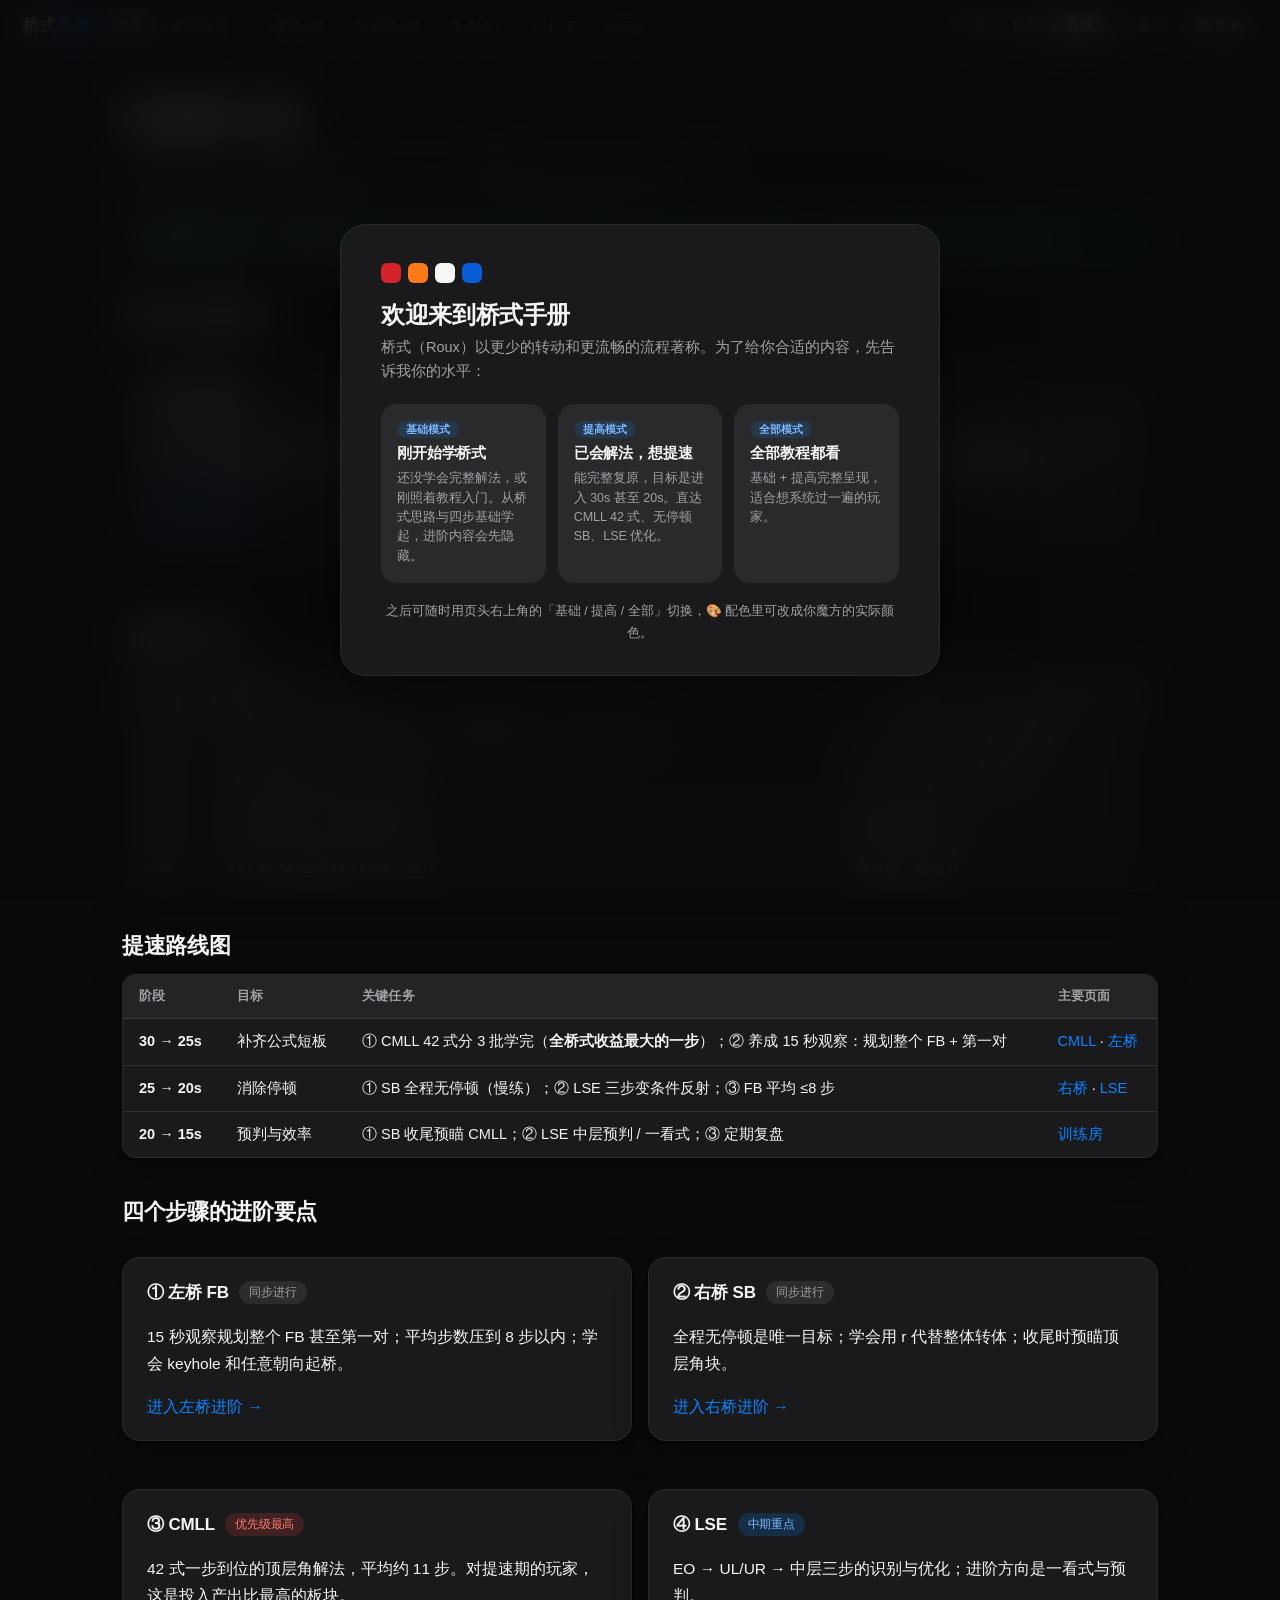
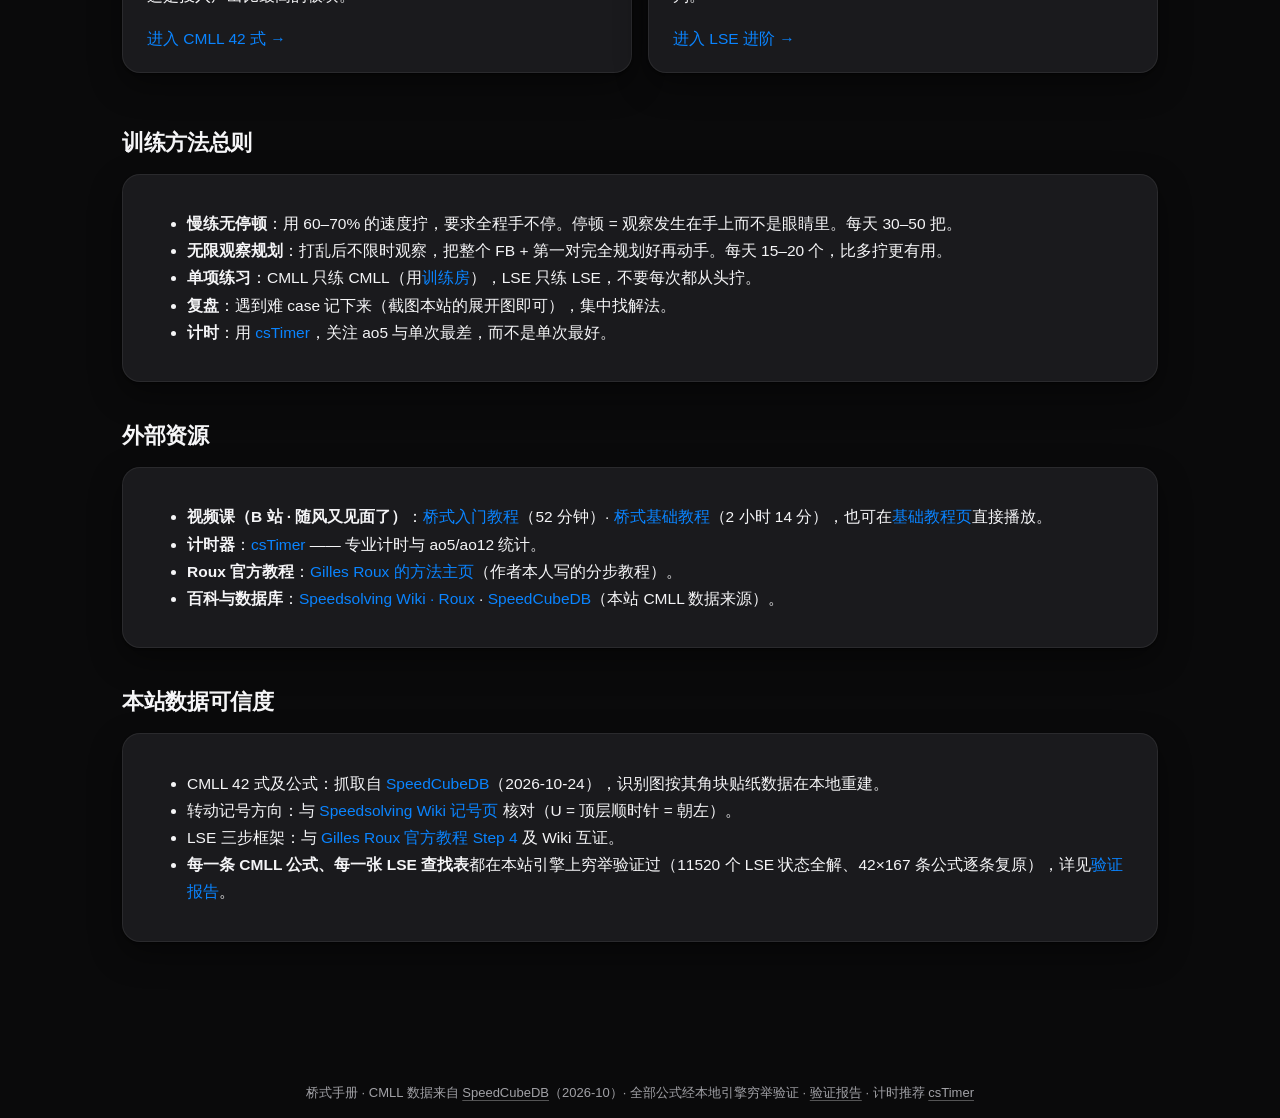
<file: index.html>
<!DOCTYPE html>
<html lang="zh-CN">
<head>
<meta charset="UTF-8">
<meta name="viewport" content="width=device-width, initial-scale=1">
<meta name="description" content="桥式（Roux）魔方学习手册：基础教程 + 进阶技巧（CMLL 42 式、无停顿 SB、LSE 优化），全站 3D 演示，全部公式经引擎穷举验证。">
<title>桥式手册 · Roux 学习站</title>
<link rel="stylesheet" href="assets/css/style.css?v=1">
<script>try{if(localStorage.getItem("roux-theme")==="light")document.documentElement.dataset.theme="light"}catch(e){}</script>
</head>
<body>
<main>
  <h1>桥式魔方手册</h1>
  <p class="lead">从零基础到 sub-20 的桥式（Roux）学习站：基础思路、CMLL 全 42 式、左右桥进阶、LSE 优化，全站配可拖动的 3D 演示，每一条公式都经过引擎穷举验证。</p>

  <div class="note ok">
    <b>先做一件事：</b>点右上角 <b>🎨 配色</b>，把本站的魔方颜色改成和你手中实体魔方一致，所有图示会跟着变。默认为标准配色（白顶 · 绿前 · 橙左）。
  </div>

  <div data-track="basic">
    <h2>新手从这里开始</h2>
    <div class="grid2">
      <div class="card">
        <h3 style="margin-top:0">还没学会桥式？</h3>
        <p>桥式是步数最少的主流解法之一，前半程「搭桥」、后半程只用 M 和 U，流畅且省力。从方法总览和推荐视频课开始。</p>
        <a href="basics.html">进入基础教程 →</a>
      </div>
      <div class="card">
        <h3 style="margin-top:0">会了基础想提速？</h3>
        <p>切到右上角「提高」模式：CMLL 42 式（收益最大）、FB 15 秒规划、SB 无停顿、LSE 三步优化，按路线图逐个击破。</p>
        <button class="big-btn ghost" id="goAdvance" style="padding:7px 18px;font-size:14px">切换到提高模式</button>
      </div>
    </div>
  </div>

  <div data-track="advance">
    <h2>你在哪一档？</h2>
    <table>
      <tr><th>水平</th><th>典型特征</th><th>下一步该练什么</th></tr>
      <tr><td><b>~30s</b></td><td>CMLL 只会一部分或用两步法；FB 靠临场发挥；LSE 会但常卡顿</td><td>CMLL 全 42 式 + FB 15 秒规划</td></tr>
      <tr><td><b>~25s</b></td><td>CMLL 认得但慢；SB 偶尔停顿</td><td>SB 无停顿 + LSE 条件反射</td></tr>
      <tr><td><b>~20s</b></td><td>全程基本不停，但步数偏多</td><td>效率精修 + 预判</td></tr>
      <tr><td><b>~15s</b></td><td>FB+第一对全预判；LSE 一看式</td><td>保持量，抠细节</td></tr>
    </table>

    <h2>提速路线图</h2>
    <table>
      <tr><th>阶段</th><th>目标</th><th>关键任务</th><th>主要页面</th></tr>
      <tr>
        <td><b>30 → 25s</b></td>
        <td>补齐公式短板</td>
        <td>① CMLL 42 式分 3 批学完（<b>全桥式收益最大的一步</b>）；② 养成 15 秒观察：规划整个 FB + 第一对</td>
        <td><a href="cmll.html">CMLL</a> · <a href="fb.html">左桥</a></td>
      </tr>
      <tr>
        <td><b>25 → 20s</b></td>
        <td>消除停顿</td>
        <td>① SB 全程无停顿（慢练）；② LSE 三步变条件反射；③ FB 平均 ≤8 步</td>
        <td><a href="sb.html">右桥</a> · <a href="lse.html">LSE</a></td>
      </tr>
      <tr>
        <td><b>20 → 15s</b></td>
        <td>预判与效率</td>
        <td>① SB 收尾预瞄 CMLL；② LSE 中层预判 / 一看式；③ 定期复盘</td>
        <td><a href="trainer.html">训练房</a></td>
      </tr>
    </table>

    <h2>四个步骤的进阶要点</h2>
    <div class="grid2">
      <div class="card">
        <h3 style="margin-top:0">① 左桥 FB <span class="badge low">同步进行</span></h3>
        <p>15 秒观察规划整个 FB 甚至第一对；平均步数压到 8 步以内；学会 keyhole 和任意朝向起桥。</p>
        <a href="fb.html">进入左桥进阶 →</a>
      </div>
      <div class="card">
        <h3 style="margin-top:0">② 右桥 SB <span class="badge low">同步进行</span></h3>
        <p>全程无停顿是唯一目标；学会用 r 代替整体转体；收尾时预瞄顶层角块。</p>
        <a href="sb.html">进入右桥进阶 →</a>
      </div>
      <div class="card">
        <h3 style="margin-top:0">③ CMLL <span class="badge high">优先级最高</span></h3>
        <p>42 式一步到位的顶层角解法，平均约 11 步。对提速期的玩家，这是投入产出比最高的板块。</p>
        <a href="cmll.html">进入 CMLL 42 式 →</a>
      </div>
      <div class="card">
        <h3 style="margin-top:0">④ LSE <span class="badge mid">中期重点</span></h3>
        <p>EO → UL/UR → 中层三步的识别与优化；进阶方向是一看式与预判。</p>
        <a href="lse.html">进入 LSE 进阶 →</a>
      </div>
    </div>
  </div>

  <h2>训练方法总则</h2>
  <div class="card">
    <ul>
      <li><b>慢练无停顿</b>：用 60–70% 的速度拧，要求全程手不停。停顿 = 观察发生在手上而不是眼睛里。每天 30–50 把。</li>
      <li><b>无限观察规划</b>：打乱后不限时观察，把整个 FB + 第一对完全规划好再动手。每天 15–20 个，比多拧更有用。</li>
      <li><b>单项练习</b>：CMLL 只练 CMLL（用<a href="trainer.html">训练房</a>），LSE 只练 LSE，不要每次都从头拧。</li>
      <li><b>复盘</b>：遇到难 case 记下来（截图本站的展开图即可），集中找解法。</li>
      <li><b>计时</b>：用 <a href="https://cstimer.net/" target="_blank" rel="noopener">csTimer</a>，关注 ao5 与单次最差，而不是单次最好。</li>
    </ul>
  </div>

  <h2>外部资源</h2>
  <div class="card">
    <ul>
      <li><b>视频课（B 站 · 随风又见面了）</b>：<a href="https://www.bilibili.com/video/BV1At411n7ec/" target="_blank" rel="noopener">桥式入门教程</a>（52 分钟）· <a href="https://www.bilibili.com/video/BV1Ut411u7fX/" target="_blank" rel="noopener">桥式基础教程</a>（2 小时 14 分），也可在<a href="basics.html">基础教程页</a>直接播放。</li>
      <li><b>计时器</b>：<a href="https://cstimer.net/" target="_blank" rel="noopener">csTimer</a> —— 专业计时与 ao5/ao12 统计。</li>
      <li><b>Roux 官方教程</b>：<a href="http://grrroux.free.fr/method/Step_1.html" target="_blank" rel="noopener">Gilles Roux 的方法主页</a>（作者本人写的分步教程）。</li>
      <li><b>百科与数据库</b>：<a href="https://www.speedsolving.com/wiki/index.php/Roux_method" target="_blank" rel="noopener">Speedsolving Wiki · Roux</a> · <a href="https://speedcubedb.com/a/3x3/CMLL" target="_blank" rel="noopener">SpeedCubeDB</a>（本站 CMLL 数据来源）。</li>
    </ul>
  </div>

  <h2>本站数据可信度</h2>
  <div class="card">
    <ul>
      <li>CMLL 42 式及公式：抓取自 <a href="https://speedcubedb.com/a/3x3/CMLL" target="_blank" rel="noopener">SpeedCubeDB</a>（2026-10-24），识别图按其角块贴纸数据在本地重建。</li>
      <li>转动记号方向：与 <a href="https://www.speedsolving.com/wiki/index.php/3x3x3_notation" target="_blank" rel="noopener">Speedsolving Wiki 记号页</a> 核对（U = 顶层顺时针 = 朝左）。</li>
      <li>LSE 三步框架：与 <a href="http://grrroux.free.fr/method/Step_4.html" target="_blank" rel="noopener">Gilles Roux 官方教程 Step 4</a> 及 Wiki 互证。</li>
      <li><b>每一条 CMLL 公式、每一张 LSE 查找表</b>都在本站引擎上穷举验证过（11520 个 LSE 状态全解、42×167 条公式逐条复原），详见<a href="verify.html">验证报告</a>。</li>
    </ul>
  </div>
</main>
<script src="assets/js/cube-core.js?v=1"></script>
<script src="assets/js/cube-view.js?v=1"></script>
<script src="assets/js/site.js?v=1"></script>
<script>
document.getElementById("goAdvance").addEventListener("click", function () {
  if (window.RouxMode) window.RouxMode.set("advance");
  this.textContent = "已切换到提高模式 ✓";
});
</script>
</body>
</html>
</file>
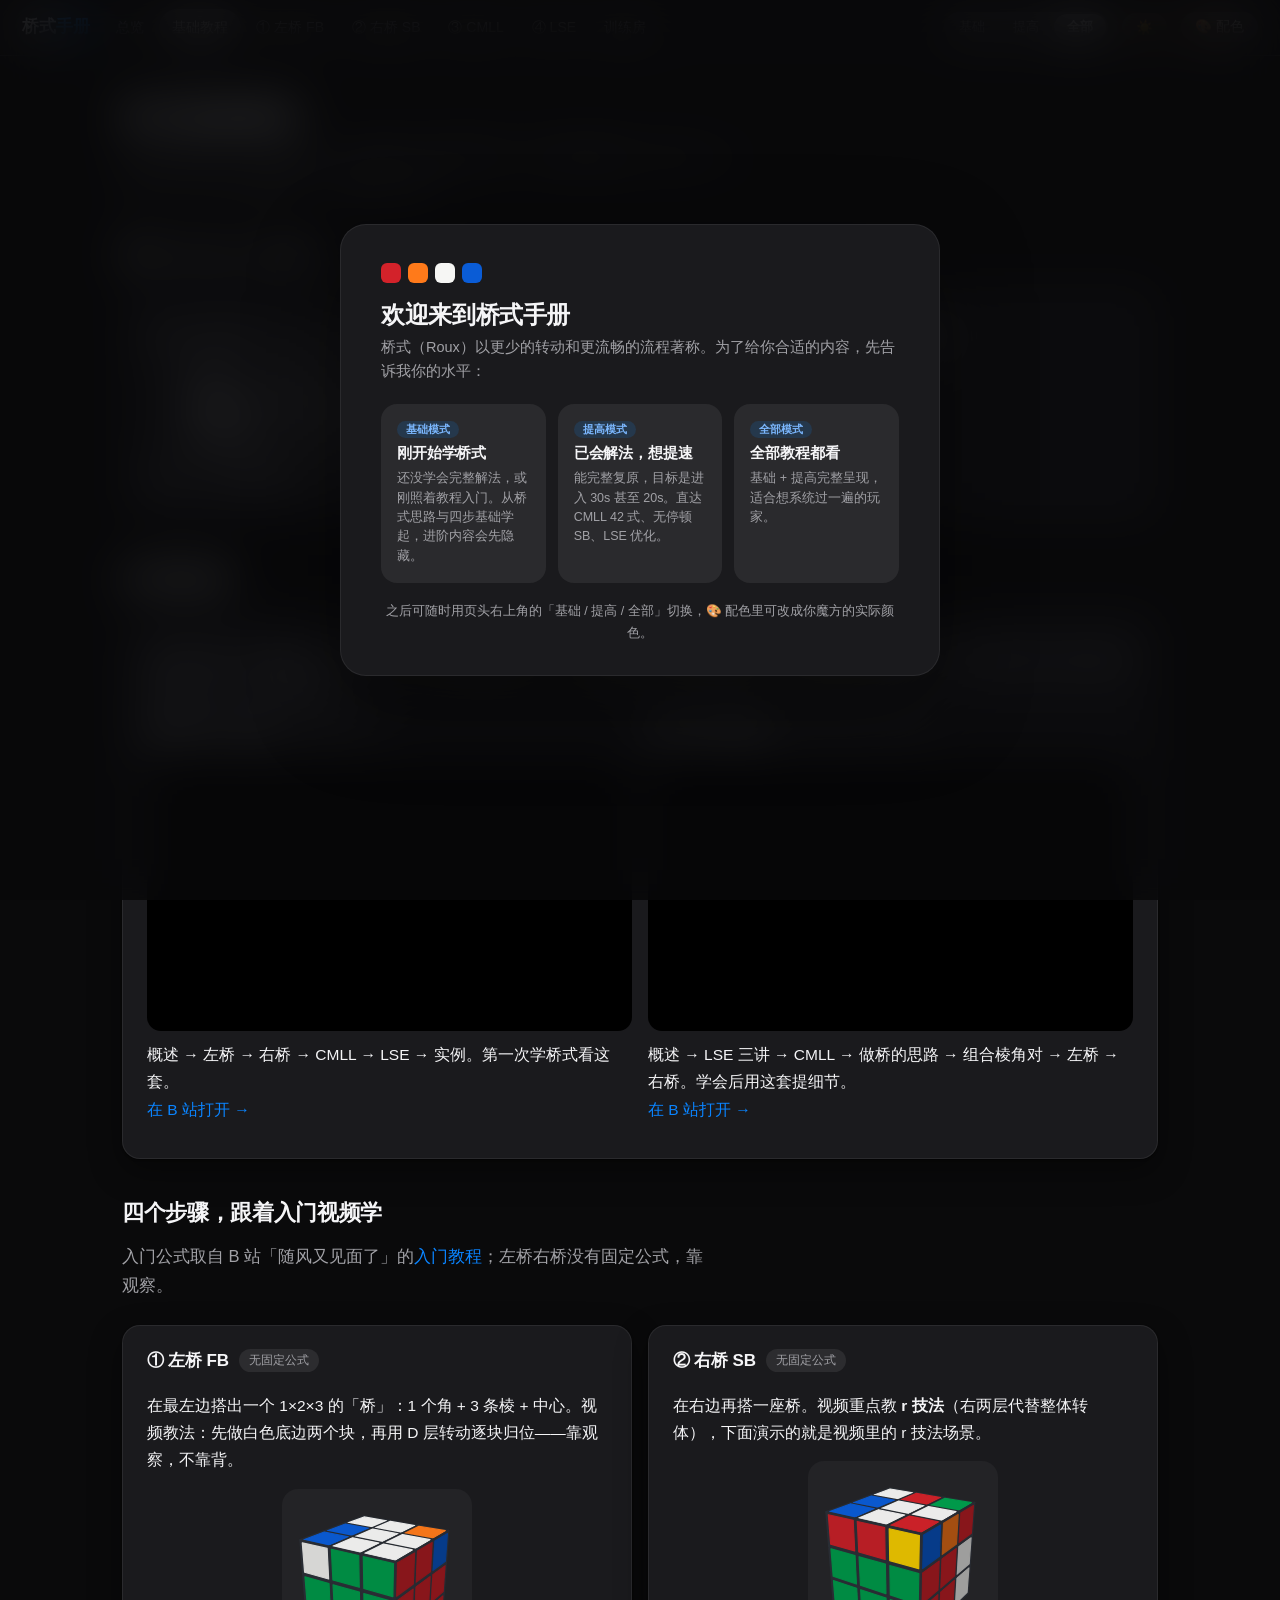
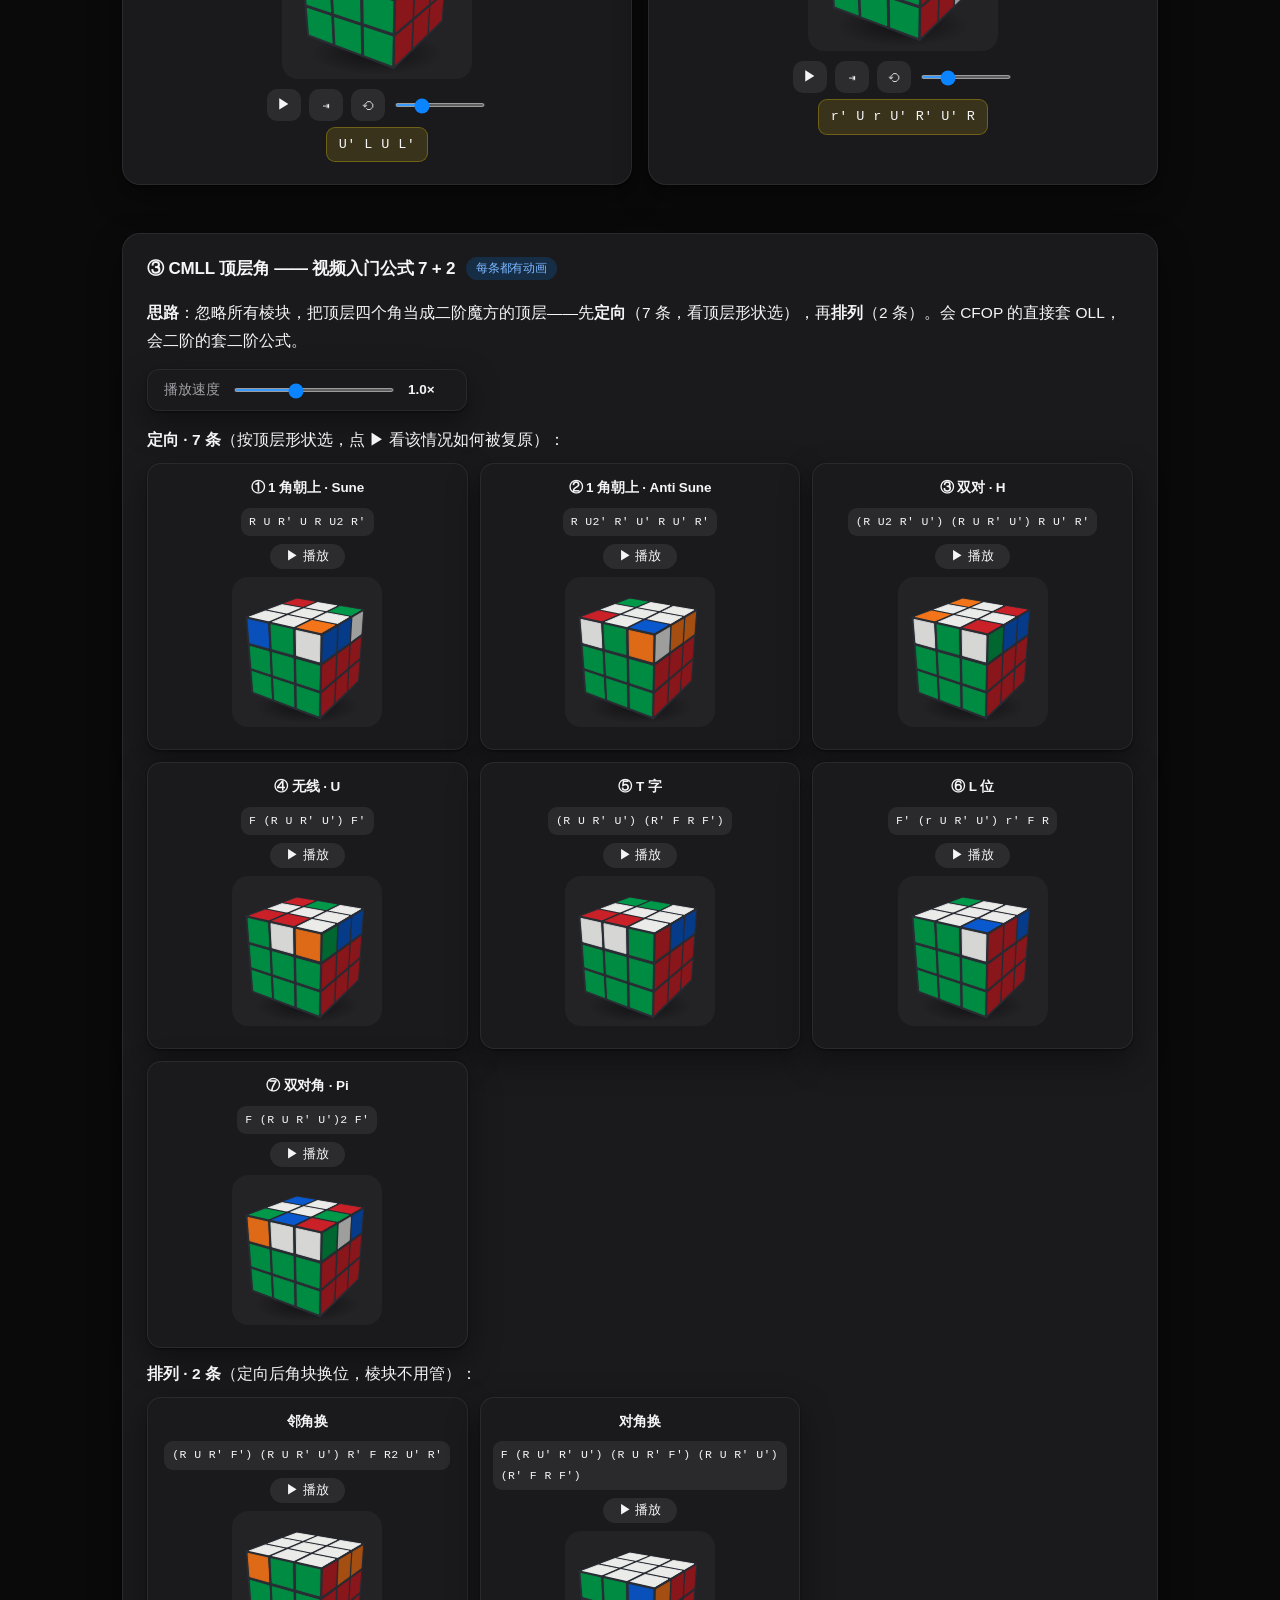
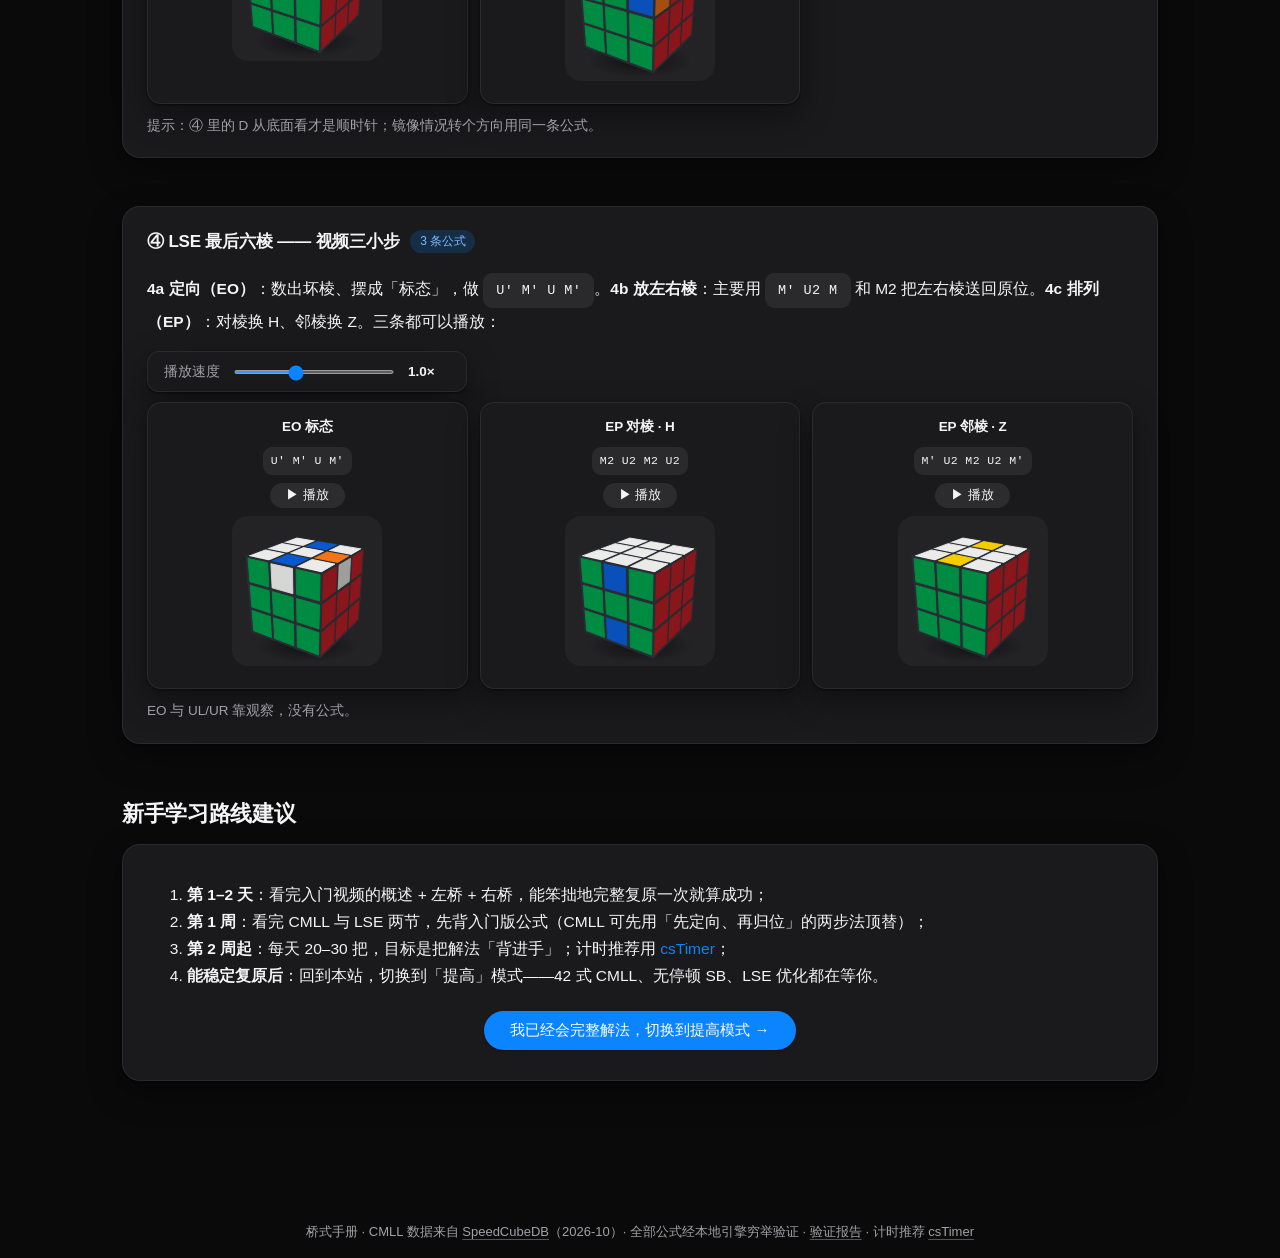
<file: basics.html>
<!DOCTYPE html>
<html lang="zh-CN">
<head>
<meta charset="UTF-8">
<meta name="viewport" content="width=device-width, initial-scale=1">
<meta name="description" content="桥式（Roux）魔方基础教程：方法总览、四步流程、推荐视频课程与新手练习路线。">
<title>基础教程 · 桥式手册</title>
<link rel="stylesheet" href="assets/css/style.css?v=1">
<script>try{if(localStorage.getItem("roux-theme")==="light")document.documentElement.dataset.theme="light"}catch(e){}</script>
</head>
<body>
<main>
  <h1>桥式基础教程</h1>
  <p class="lead">还没学会桥式？从这里开始：先看懂方法的整体思路，再跟着视频课一步步学，本站的 3D 演示帮你理解每一步到底在做什么。</p>

  <h2>桥式（Roux）是什么</h2>
  <div class="card">
    <p>桥式由法国魔方手 Gilles Roux 提出，与 CFOP 并列的主流解法。它的核心是<b>「先搭两座桥，再处理剩下的角和棱」</b>：</p>
    <ul>
      <li><b>步数少</b>：完整复原平均约 48–50 步（CFOP 约 55–60 步），是步数最少的主流方法之一；</li>
      <li><b>转动流畅</b>：后半程只用 M 和 U 两类转动，手不用整体转体，看熟了可以非常快；</li>
      <li><b>思考型方法</b>：前两步没有固定公式，靠观察和规划搭桥——这也是它上手后最有趣的地方。</li>
    </ul>
    <p>代价是：需要重新建立「块」的空间感（CFOP 玩家转过来会有一段不适应期），且中层 M 转动需要练指法。</p>
  </div>

  <h2>推荐视频课</h2>
  <div class="card">
    <p>两套完整的中文视频教程（B 站，UP 主「随风又见面了」）：<b>先看入门版学会完整解法，再用基础版打磨细节</b>。本站的进阶内容与这套课程的思路一致，可以搭配使用。</p>
    <div class="grid2">
      <div>
        <p style="margin-top:0"><b>魔方桥式入门教程</b> · 52 分钟 / 9 节</p>
        <div class="video-wrap"><iframe src="https://player.bilibili.com/player.html?bvid=BV1At411n7ec&page=1&autoplay=0&danmaku=0" scrolling="no" allowfullscreen="allowfullscreen"></iframe></div>
        <p style="margin-top:10px">概述 → 左桥 → 右桥 → CMLL → LSE → 实例。第一次学桥式看这套。<br><a href="https://www.bilibili.com/video/BV1At411n7ec/" target="_blank" rel="noopener">在 B 站打开 →</a></p>
      </div>
      <div>
        <p style="margin-top:0"><b>魔方桥式基础教程</b> · 2 小时 14 分 / 10 节</p>
        <div class="video-wrap"><iframe src="https://player.bilibili.com/player.html?bvid=BV1Ut411u7fX&page=1&autoplay=0&danmaku=0" scrolling="no" allowfullscreen="allowfullscreen"></iframe></div>
        <p style="margin-top:10px">概述 → LSE 三讲 → CMLL → 做桥的思路 → 组合棱角对 → 左桥 → 右桥。学会后用这套提细节。<br><a href="https://www.bilibili.com/video/BV1Ut411u7fX/" target="_blank" rel="noopener">在 B 站打开 →</a></p>
      </div>
    </div>
  </div>

  <h2>四个步骤，跟着入门视频学</h2>
  <p class="lead">入门公式取自 B 站「随风又见面了」的<a href="https://www.bilibili.com/video/BV1At411n7ec/" target="_blank" rel="noopener">入门教程</a>；左桥右桥没有固定公式，靠观察。</p>
  <div class="grid2">
    <div class="card">
      <h3 style="margin-top:0">① 左桥 FB <span class="badge low">无固定公式</span></h3>
      <p>在最左边搭出一个 1×2×3 的「桥」：1 个角 + 3 条棱 + 中心。视频教法：先做白色底边两个块，再用 D 层转动逐块归位——靠观察，不靠背。</p>
      <div id="fbSlot"></div>
    </div>
    <div class="card">
      <h3 style="margin-top:0">② 右桥 SB <span class="badge low">无固定公式</span></h3>
      <p>在右边再搭一座桥。视频重点教 <b>r 技法</b>（右两层代替整体转体），下面演示的就是视频里的 r 技法场景。</p>
      <div id="sbSlot"></div>
    </div>
    <div class="card" style="grid-column: 1 / -1">
      <h3 style="margin-top:0">③ CMLL 顶层角 —— 视频入门公式 7 + 2 <span class="badge mid">每条都有动画</span></h3>
      <p><b>思路</b>：忽略所有棱块，把顶层四个角当成二阶魔方的顶层——先<b>定向</b>（7 条，看顶层形状选），再<b>排列</b>（2 条）。会 CFOP 的直接套 OLL，会二阶的套二阶公式。</p>
      <div class="speed-ctl"><span>播放速度</span><input id="cmllSpeed" type="range" min="0.4" max="2" step="0.1" value="1" aria-label="CMLL 演示播放速度"><b id="cmllSpeedVal">1.0×</b></div>
      <p style="margin-bottom:6px"><b>定向 · 7 条</b>（按顶层形状选，点 ▶ 看该情况如何被复原）：</p>
      <div class="alg-grid" id="cmllTiles"></div>
      <p style="margin:12px 0 6px"><b>排列 · 2 条</b>（定向后角块换位，棱块不用管）：</p>
      <div class="alg-grid" id="permTiles"></div>
      <p style="color:var(--muted);font-size:13.5px;margin:10px 0 0">提示：④ 里的 D 从底面看才是顺时针；镜像情况转个方向用同一条公式。</p>
    </div>
    <div class="card" style="grid-column: 1 / -1">
      <h3 style="margin-top:0">④ LSE 最后六棱 —— 视频三小步 <span class="badge mid">3 条公式</span></h3>
      <p><b>4a 定向（EO）</b>：数出坏棱、摆成「标态」，做 <span class="alg">U' M' U M'</span>。<b>4b 放左右棱</b>：主要用 <span class="alg">M' U2 M</span> 和 M2 把左右棱送回原位。<b>4c 排列（EP）</b>：对棱换 H、邻棱换 Z。三条都可以播放：</p>
      <div class="speed-ctl"><span>播放速度</span><input id="lseSpeed" type="range" min="0.4" max="2" step="0.1" value="1" aria-label="LSE 演示播放速度"><b id="lseSpeedVal">1.0×</b></div>
      <div class="alg-grid" id="lseTiles"></div>
      <p style="color:var(--muted);font-size:13.5px;margin:6px 0 0">EO 与 UL/UR 靠观察，没有公式。</p>
    </div>
  </div>

  <h2>新手学习路线建议</h2>
  <div class="card">
    <ol>
      <li><b>第 1–2 天</b>：看完入门视频的概述 + 左桥 + 右桥，能笨拙地完整复原一次就算成功；</li>
      <li><b>第 1 周</b>：看完 CMLL 与 LSE 两节，先背入门版公式（CMLL 可先用「先定向、再归位」的两步法顶替）；</li>
      <li><b>第 2 周起</b>：每天 20–30 把，目标是把解法「背进手」；计时推荐用 <a href="https://cstimer.net/" target="_blank" rel="noopener">csTimer</a>；</li>
      <li><b>能稳定复原后</b>：回到本站，切换到「提高」模式——42 式 CMLL、无停顿 SB、LSE 优化都在等你。</li>
    </ol>
    <p style="text-align:center;margin:16px 0 4px">
      <button class="big-btn" id="goAdvance">我已经会完整解法，切换到提高模式 →</button>
    </p>
  </div>
</main>
<script src="assets/js/cube-core.js?v=1"></script>
<script src="assets/js/cube-view.js?v=1"></script>
<script src="assets/js/data/cmll-data.js?v=1"></script>
<script src="assets/js/data/lse-data.js?v=1"></script>
<script src="assets/js/data/demos-data.js?v=1"></script>
<script src="assets/js/site.js?v=1"></script>
<script>
(function () {
  document.getElementById("goAdvance").addEventListener("click", () => {
    if (window.RouxMode) window.RouxMode.set("advance");
    location.href = "index.html";
  });

  // FB / SB：复用已验证 demo
  function demoCard(slotId, goal, name) {
    const d = window.DEMOS_DATA.find((x) => x.goal === goal && (!name || x.name === name)) ||
              window.DEMOS_DATA.find((x) => x.goal === goal);
    const slot = document.getElementById(slotId);
    const view = new CubeView(slot, { size: 190, autoReset: true });
    view.baseState = RouxCube.runAlg(d.scramble);
    view.setState(view.baseState);
    view.pendingAlg = d.alg;
    // 播放/重播/调速用魔方下方的内建控制条，这里只放公式文字
    const label = document.createElement("p");
    label.style.margin = "6px 0 2px";
    label.innerHTML = '<span class="alg primary">' + d.alg + "</span>";
    slot.appendChild(label);
  }
  demoCard("fbSlot", "fb");
  demoCard("sbSlot", "sb");

  // 统一播放控件：小卡播放键（首播后变 ↻ 重播）+ 节级调速杆（控制整组视图）
  var cmllViews = [], lseViews = [];
  function tilePlay(btn, view, alg) {
    btn.addEventListener("click", function () { btn.textContent = "↻ 重播"; view.playAlg(alg); });
  }
  function bindSpeed(sliderId, valId, views) {
    var s = document.getElementById(sliderId), v = document.getElementById(valId);
    s.addEventListener("input", function () {
      views.forEach(function (w) { w.opts.speed = +s.value; });
      v.textContent = (+s.value).toFixed(1) + "×";
    });
  }

  // CMLL：视频入门公式 7+2（全部引擎验证；演示 = 该公式负责的代表性 case 复原）
  (function () {
    var J = "(R U R' F') (R U R' U') R' F R2 U' R'";
    function applyTo(state, alg) { var s = RouxCube.cloneState(state); RouxCube.parseAlg(alg).forEach(function (t) { RouxCube.applyToken(s, t); }); return s; }
    var ORIENT = [
      { fam: "① 1 角朝上 · Sune", alg: "R U R' U R U2 R'" },
      { fam: "② 1 角朝上 · Anti Sune", alg: "R U2' R' U' R U' R'" },
      { fam: "③ 双对 · H", alg: "(R U2 R' U') (R U R' U') R U' R'" },
      { fam: "④ 无线 · U", alg: "F (R U R' U') F'" },
      { fam: "⑤ T 字", alg: "(R U R' U') (R' F R F')" },
      { fam: "⑥ L 位", alg: "F' (r U R' U') r' F R" },
      { fam: "⑦ 双对角 · Pi", alg: "F (R U R' U')2 F'" },
    ];
    var grid = document.getElementById("cmllTiles");
    ORIENT.forEach(function (t) {
      var tile = document.createElement("div");
      tile.className = "alg-tile";
      tile.innerHTML = "<b>" + t.fam + "</b>" +
        '<span class="alg">' + t.alg + "</span>" +
        '<button class="big-btn ghost">▶ 播放</button><div class="cv-mini"></div>';
      grid.appendChild(tile);
      // 演示起点 = 公式的逆打乱；播放 = 整个魔方精确复原（角+棱）
      var view = new CubeView(tile.querySelector(".cv-mini"), { size: 150, controls: false, autoReset: true });
      view.setBase(applyTo(RouxCube.newSolved(), RouxCube.invertAlg(t.alg)));
      view.pendingAlg = t.alg;
      cmllViews.push(view);
      tilePlay(tile.querySelector("button"), view, t.alg);
    });
    var PERM = [
      { name: "邻角换", alg: J, baseAlg: RouxCube.invertAlg(J) },
      { name: "对角换", alg: "F (R U' R' U') (R U R' F') (R U R' U') (R' F R F')", baseAlg: RouxCube.invertAlg("F (R U' R' U') (R U R' F') (R U R' U') (R' F R F')") },
    ];
    var pgrid = document.getElementById("permTiles");
    PERM.forEach(function (t) {
      var tile = document.createElement("div");
      tile.className = "alg-tile";
      tile.innerHTML = "<b>" + t.name + "</b>" +
        '<span class="alg">' + t.alg + "</span>" +
        '<button class="big-btn ghost">▶ 播放</button><div class="cv-mini"></div>';
      pgrid.appendChild(tile);
      var view = new CubeView(tile.querySelector(".cv-mini"), { size: 150, controls: false, autoReset: true });
      view.setBase(applyTo(RouxCube.newSolved(), t.baseAlg));
      view.pendingAlg = t.alg;
      cmllViews.push(view);
      tilePlay(tile.querySelector("button"), view, t.alg);
    });
  })();

  // LSE：三条公式各配复原动画
  (function () {
    function applyTo(state, alg) { var s = RouxCube.cloneState(state); RouxCube.parseAlg(alg).forEach(function (t) { RouxCube.applyToken(s, t); }); return s; }
    var TILES = [
      { name: "EO 标态", alg: "U' M' U M'", baseAlg: "M U' M' U" },
      { name: "EP 对棱 · H", alg: "M2 U2 M2 U2", baseAlg: "M2 U2 M2 U2" },
      { name: "EP 邻棱 · Z", alg: "M' U2 M2 U2 M'", baseAlg: "M U2 M2 U2 M" },
    ];
    var grid = document.getElementById("lseTiles");
    TILES.forEach(function (t) {
      var tile = document.createElement("div");
      tile.className = "alg-tile";
      tile.innerHTML = "<b>" + t.name + "</b>" +
        '<span class="alg">' + t.alg + "</span>" +
        '<button class="big-btn ghost">▶ 播放</button><div class="cv-mini"></div>';
      grid.appendChild(tile);
      var view = new CubeView(tile.querySelector(".cv-mini"), { size: 150, controls: false, autoReset: true });
      view.setBase(applyTo(RouxCube.newSolved(), t.baseAlg));
      view.pendingAlg = t.alg;
      lseViews.push(view);
      tilePlay(tile.querySelector("button"), view, t.alg);
    });
  })();

  bindSpeed("cmllSpeed", "cmllSpeedVal", cmllViews);
  bindSpeed("lseSpeed", "lseSpeedVal", lseViews);
})();
</script>
</body>
</html>
</file>
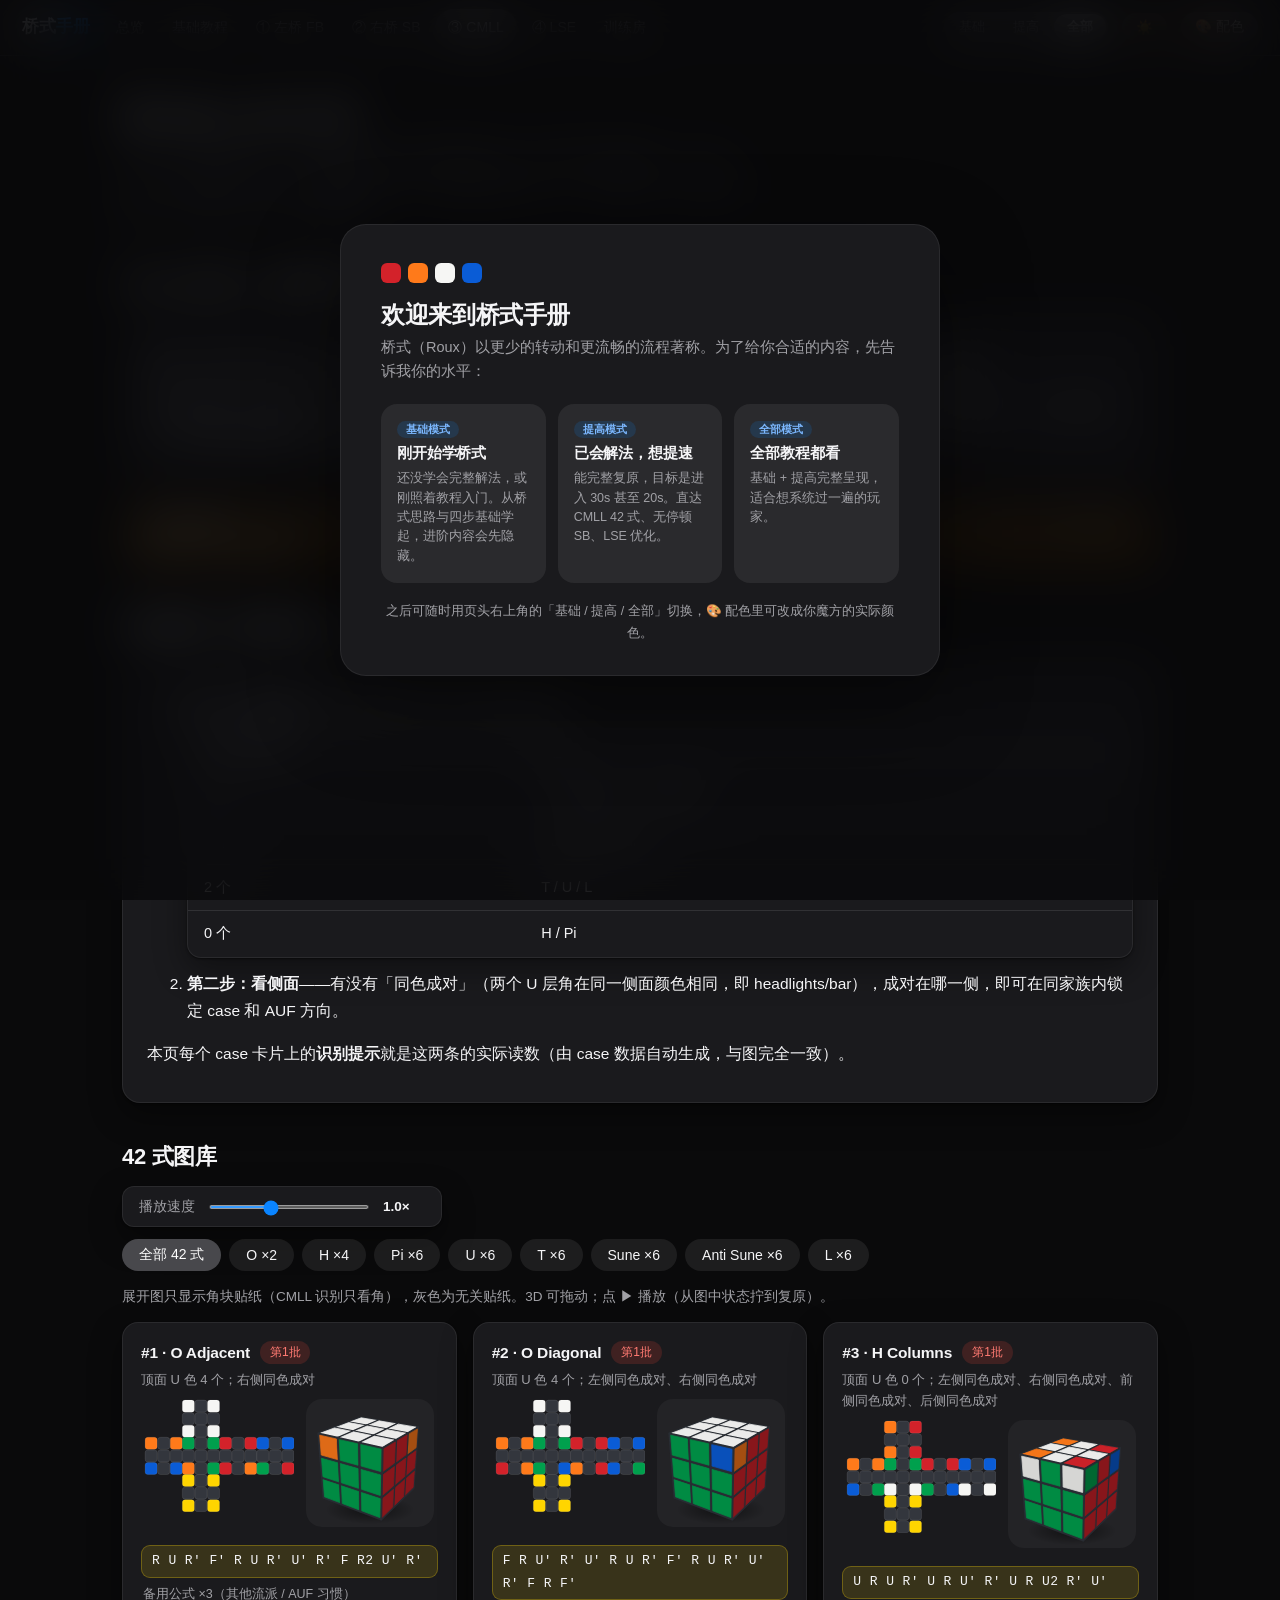
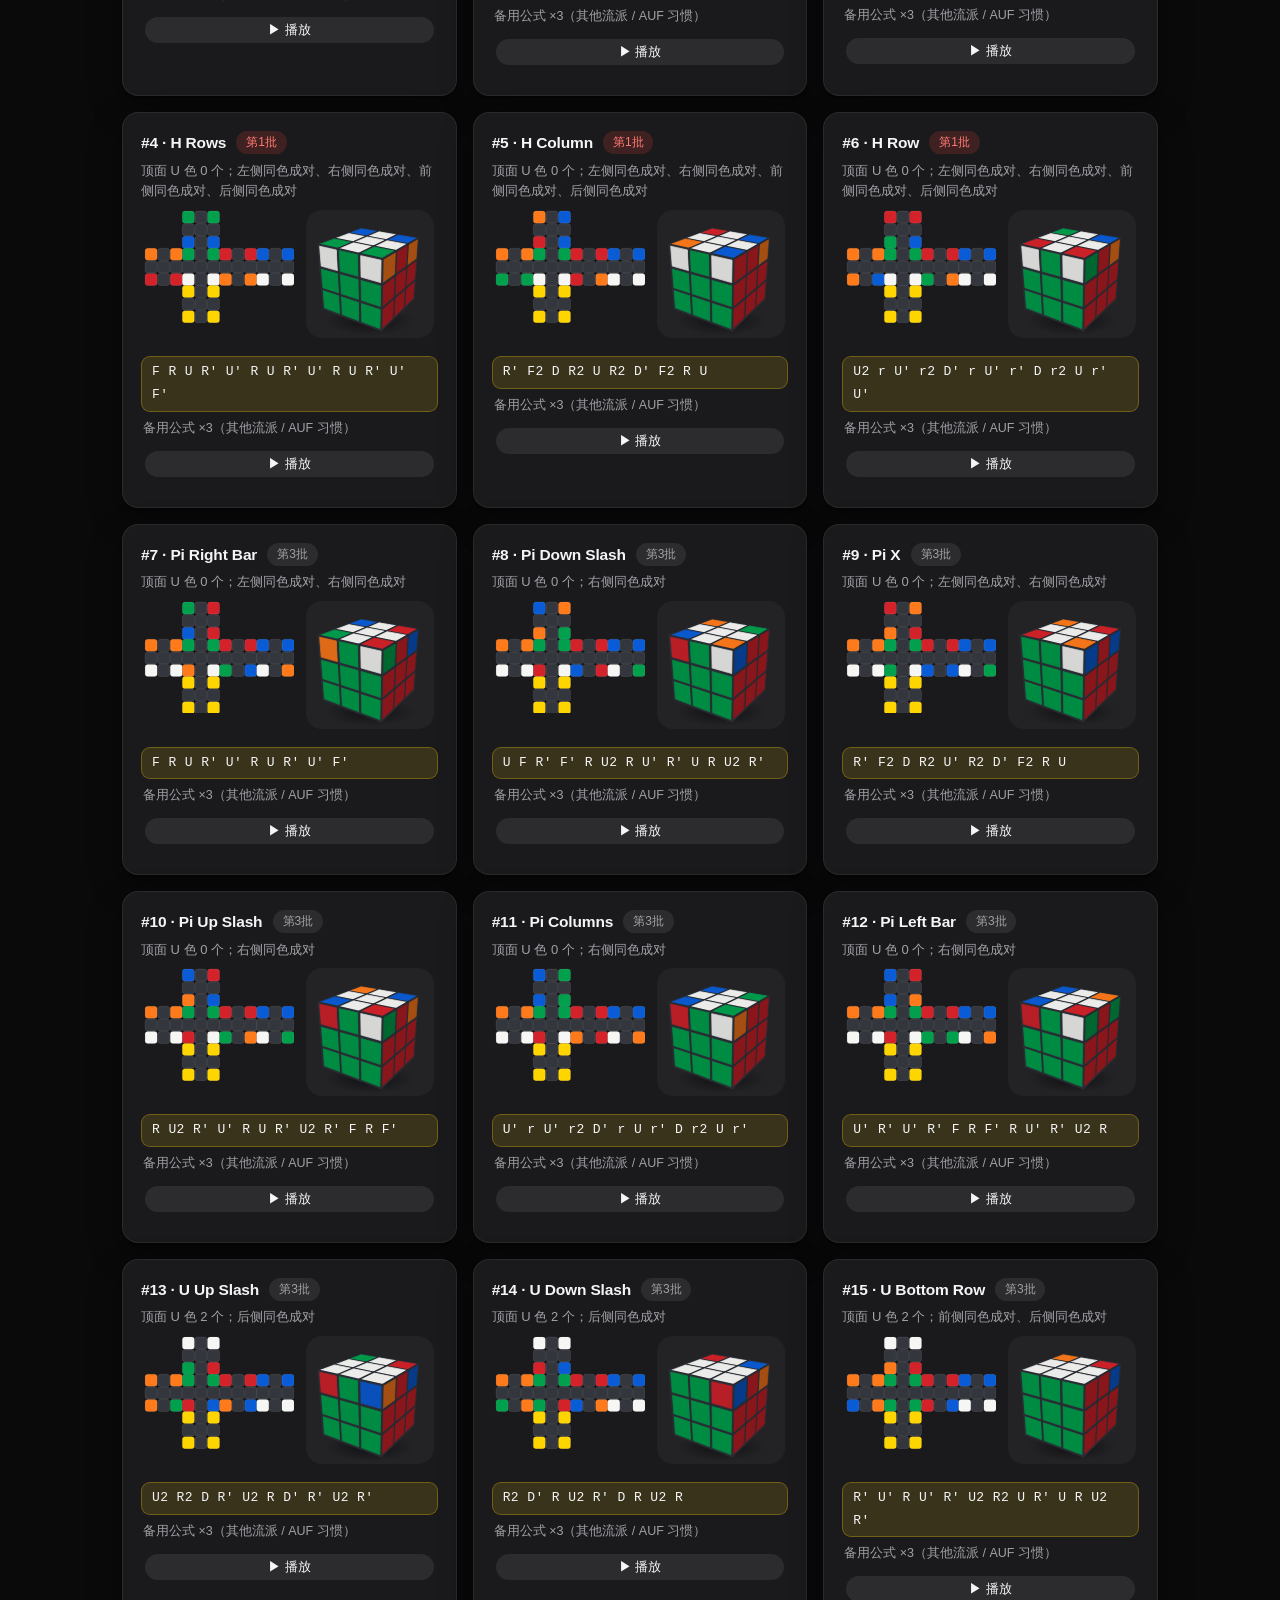
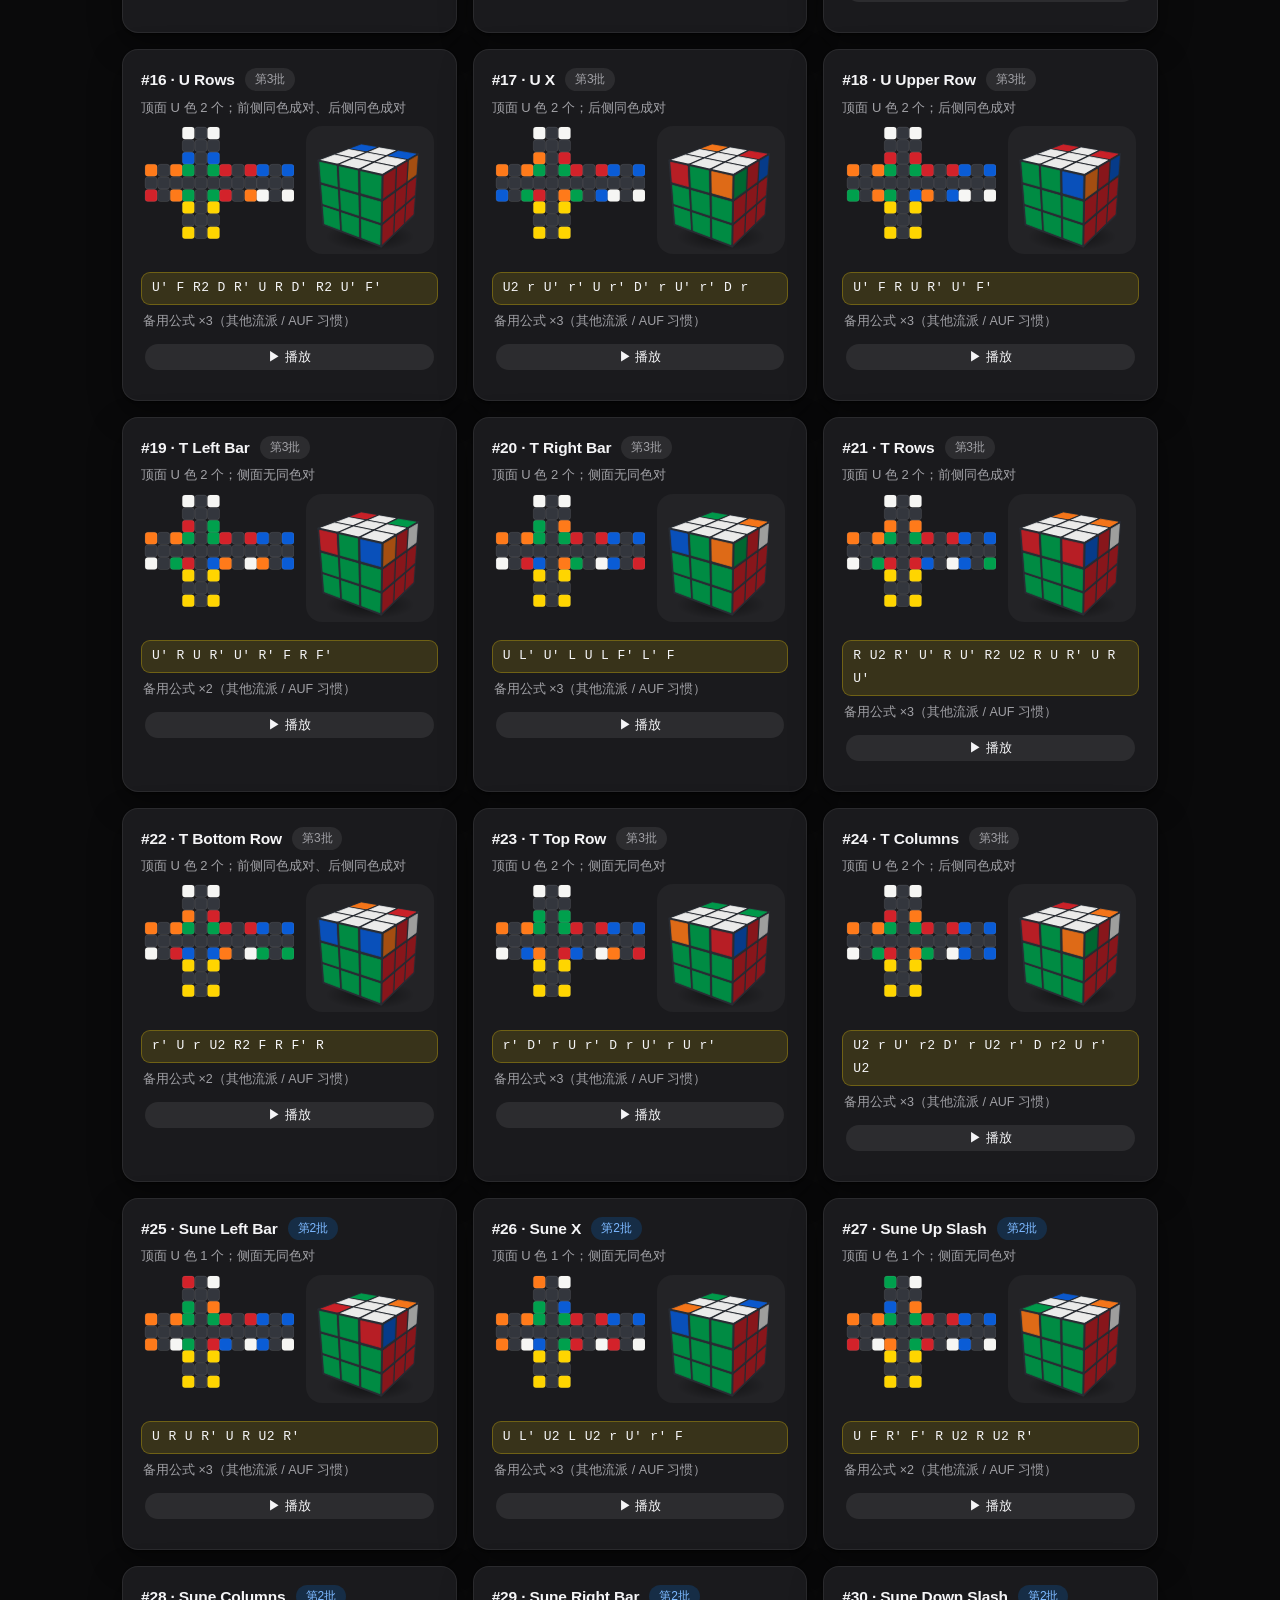
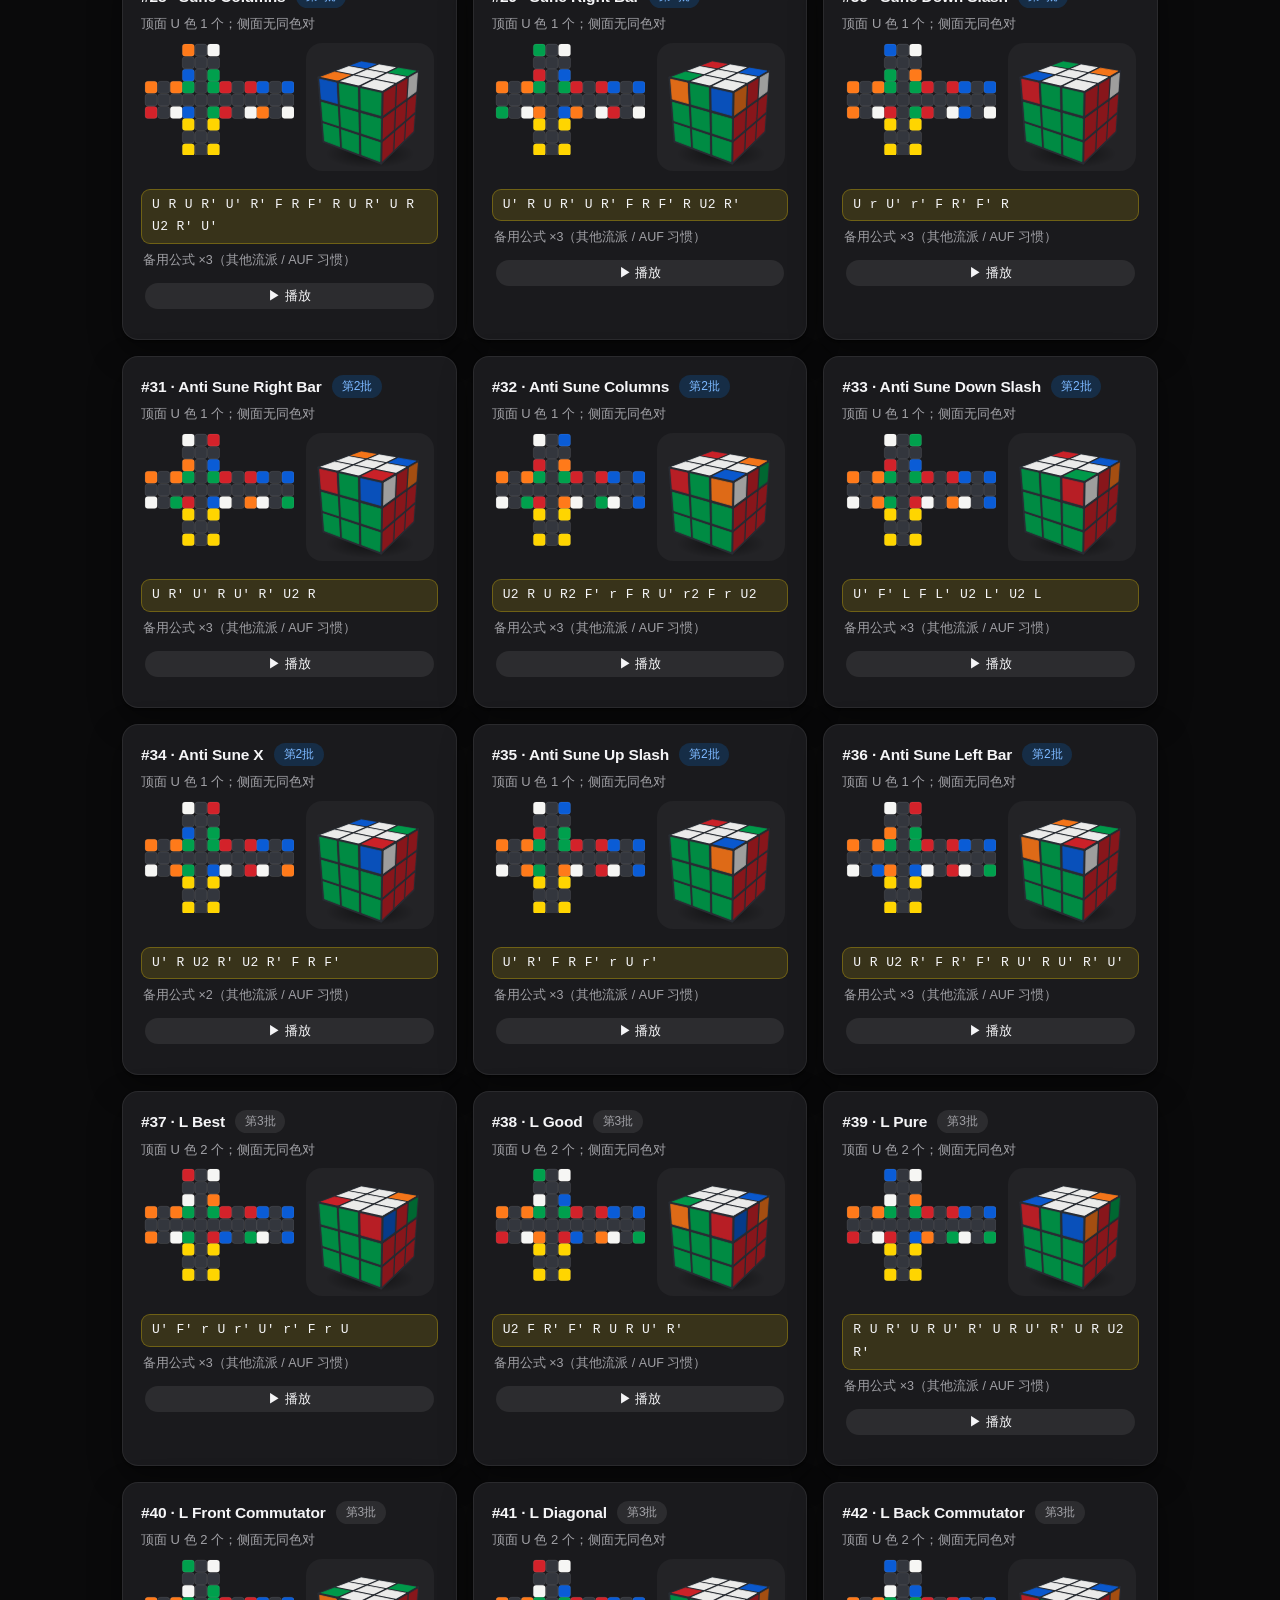
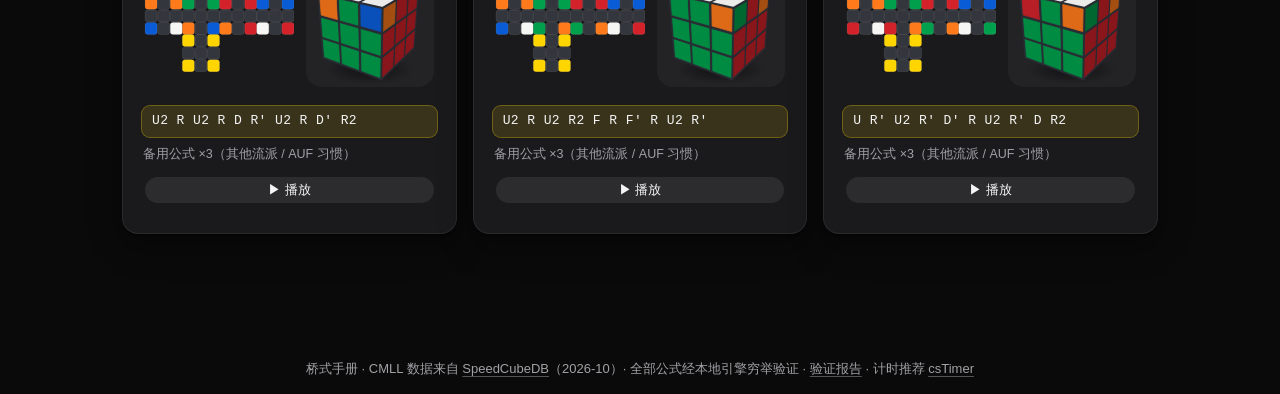
<file: cmll.html>
<!DOCTYPE html>
<html lang="zh-CN">
<head>
<meta charset="UTF-8">
<meta name="viewport" content="width=device-width, initial-scale=1">
<title>③ CMLL · 桥式手册</title>
<link rel="stylesheet" href="assets/css/style.css?v=1">
<script>try{if(localStorage.getItem("roux-theme")==="light")document.documentElement.dataset.theme="light"}catch(e){}</script>
</head>
<body>
<main>
  <h1>③ CMLL 全 42 式</h1>
  <p class="lead">CMLL = 双桥完成后，一步同时定向+归位顶层四个角（允许打乱中层棱）。42 个 case，平均约 11 步。对想提速的玩家，这是收益最大的一步：比两步法（先定向再归位）平均省 4–6 步加一次观察。</p>

  <div data-track="basic">
    <h2>CMLL 是什么（新手必读）</h2>
    <div class="card">
      <p><b>CMLL（Corners of Last Layer, Roux style）</b>负责把顶层四个角一次性搞定。它是桥式里唯一需要「背公式」的大板块。</p>
      <p>新手不需要一上来就学 42 式：先用<b>两步法</b>过渡——第一步把四个角的朝向做好（学会 Sune 一个公式就能覆盖大多数情况），第二步再归位。等两步法用得顺手、能稳定复原了，再切到「提高」模式分批学 42 式。下面的识别方法两步法同样用得上。</p>
    </div>
  </div>

  <div data-track="advance">
  <div class="note warn"><b>学习批次建议</b>：第 1 批 <b>O + H</b>（6 式，最好认）；第 2 批 <b>Sune / Anti Sune</b>（12 式，公式短）；第 3 批 <b>Pi / T / U / L</b>（24 式）。每天 2–3 式，配合本页图库认 case，两周学完。</div>
  </div>

  <h2>识别系统（两步锁定 case）</h2>
  <div class="card">
    <ol>
      <li><b>第一步：数顶面 U 色</b>（即你顶面中心那个颜色的角贴）：
        <table style="margin-top:6px">
          <tr><th>顶面 U 色数量</th><th>家族</th></tr>
          <tr><td>4 个</td><td>O（角全朝上，只需归位）</td></tr>
          <tr><td>1 个</td><td>Sune / Anti Sune</td></tr>
          <tr><td>2 个</td><td>T / U / L</td></tr>
          <tr><td>0 个</td><td>H / Pi</td></tr>
        </table>
      </li>
      <li><b>第二步：看侧面</b>——有没有「同色成对」（两个 U 层角在同一侧面颜色相同，即 headlights/bar），成对在哪一侧，即可在同家族内锁定 case 和 AUF 方向。</li>
    </ol>
    <p>本页每个 case 卡片上的<b>识别提示</b>就是这两条的实际读数（由 case 数据自动生成，与图完全一致）。</p>
  </div>

  <div data-track="advance">
  <h2>42 式图库</h2>
  <div class="speed-ctl">
    <span>播放速度</span>
    <input id="speedCtl" type="range" min="0.4" max="2" step="0.1" value="1" aria-label="图库播放速度">
    <b id="speedVal">1.0×</b>
  </div>
  <div class="cmll-famnav" id="famNav"></div>
  <p style="color:var(--muted);font-size:13.5px">展开图只显示角块贴纸（CMLL 识别只看角），灰色为无关贴纸。3D 可拖动；点 ▶ 播放（从图中状态拧到复原）。</p>
  <div class="cmll-grid" id="caseGrid"></div>
  </div>
</main>
<script src="assets/js/cube-core.js?v=1"></script>
<script src="assets/js/cube-view.js?v=1"></script>
<script src="assets/js/data/cmll-data.js?v=1"></script>
<script src="assets/js/site.js?v=1"></script>
<script>
(function () {
  const DATA = window.CMLL_DATA;
  const fams = [...new Set(DATA.map((c) => c.family))];
  const famNav = document.getElementById("famNav");
  const grid = document.getElementById("caseGrid");
  let curFam = "ALL";
  let cardSpeed = 1;

  const famLabel = { Solved: "O", H: "H", Pi: "Pi", U: "U", T: "T", Sune: "Sune", "Anti Sune": "Anti Sune", L: "L" };
  const btns = [["ALL", "全部 " + DATA.length + " 式"]].concat(fams.map((f) => [f, famLabel[f] + " ×" + DATA.filter((c) => c.family === f).length]));
  btns.forEach(([f, label]) => {
    const b = document.createElement("button");
    b.textContent = label;
    b.dataset.fam = f;
    b.addEventListener("click", () => { curFam = f; render(); });
    famNav.appendChild(b);
  });

  // 全局调速：一处控制图库里所有卡片的播放速度（含之后切换家族新生成的卡片）
  const speedCtl = document.getElementById("speedCtl");
  const speedVal = document.getElementById("speedVal");
  speedCtl.addEventListener("input", () => {
    cardSpeed = +speedCtl.value;
    speedVal.textContent = cardSpeed.toFixed(1) + "×";
    grid.querySelectorAll(".cmll-card").forEach((card) => {
      if (card.__view) card.__view.opts.speed = cardSpeed;
    });
  });

  function render() {
    famNav.querySelectorAll("button").forEach((b) => b.classList.toggle("active", b.dataset.fam === curFam));
    grid.innerHTML = "";
    DATA.filter((c) => curFam === "ALL" || c.family === curFam).forEach((c) => {
      const card = document.createElement("div");
      card.className = "cmll-card";
      const altCount = c.algs.length - 1;
      card.innerHTML =
        "<h4>#" + c.id + " · " + c.name + ' <span class="badge ' + (c.batch === 1 ? "high" : c.batch === 2 ? "mid" : "low") + '">第' + c.batch + "批</span></h4>" +
        '<div class="hints">' + c.hints.text + "</div>" +
        '<div class="mini-wrap"><div class="net-slot"></div><div class="cv-slot"></div></div>' +
        '<div class="algs">' +
        '<span class="alg primary">' + c.algs[0] + "</span>" +
        (altCount > 0
          ? '<button class="alt-toggle">备用公式 ×' + altCount + "（其他流派 / AUF 习惯）</button>" +
            '<div class="alt-algs">' + c.algs.slice(1).map((a) => '<span class="alg">' + a + "</span>").join("") + "</div>"
          : "") +
        "</div>";
      grid.appendChild(card);
      const altBtn = card.querySelector(".alt-toggle");
      if (altBtn) altBtn.addEventListener("click", () => {
        const open = card.querySelector(".alt-algs").classList.toggle("open");
        altBtn.textContent = open ? "收起备用公式" : "备用公式 ×" + altCount + "（其他流派 / AUF 习惯）";
      });
      // net
      const state = RouxCube.newSolved();
      RouxCube.setCorners(state, c.place);
      renderNet(card.querySelector(".net-slot"), state, { mode: "cmll", cell: 11, width: 150 });
      // 3d
      const view = new CubeView(card.querySelector(".cv-slot"), { size: 128, controls: false, speed: cardSpeed, autoReset: true });
      view.setBase(state);
      view.pendingAlg = c.algs[0];
      card.__view = view;
      // 给卡片加一个迷你播放按钮
      const play = document.createElement("button");
      play.className = "big-btn ghost";
      play.style.padding = "4px 14px";
      play.style.fontSize = "13px";
      play.textContent = "▶ 播放";
      play.addEventListener("click", () => {
        play.textContent = "↻ 重播";
        view.playAlg(c.algs[0]);
      });
      card.querySelector(".algs").appendChild(play);
    });
  }
  render();
})();
</script>
</body>
</html>
</file>
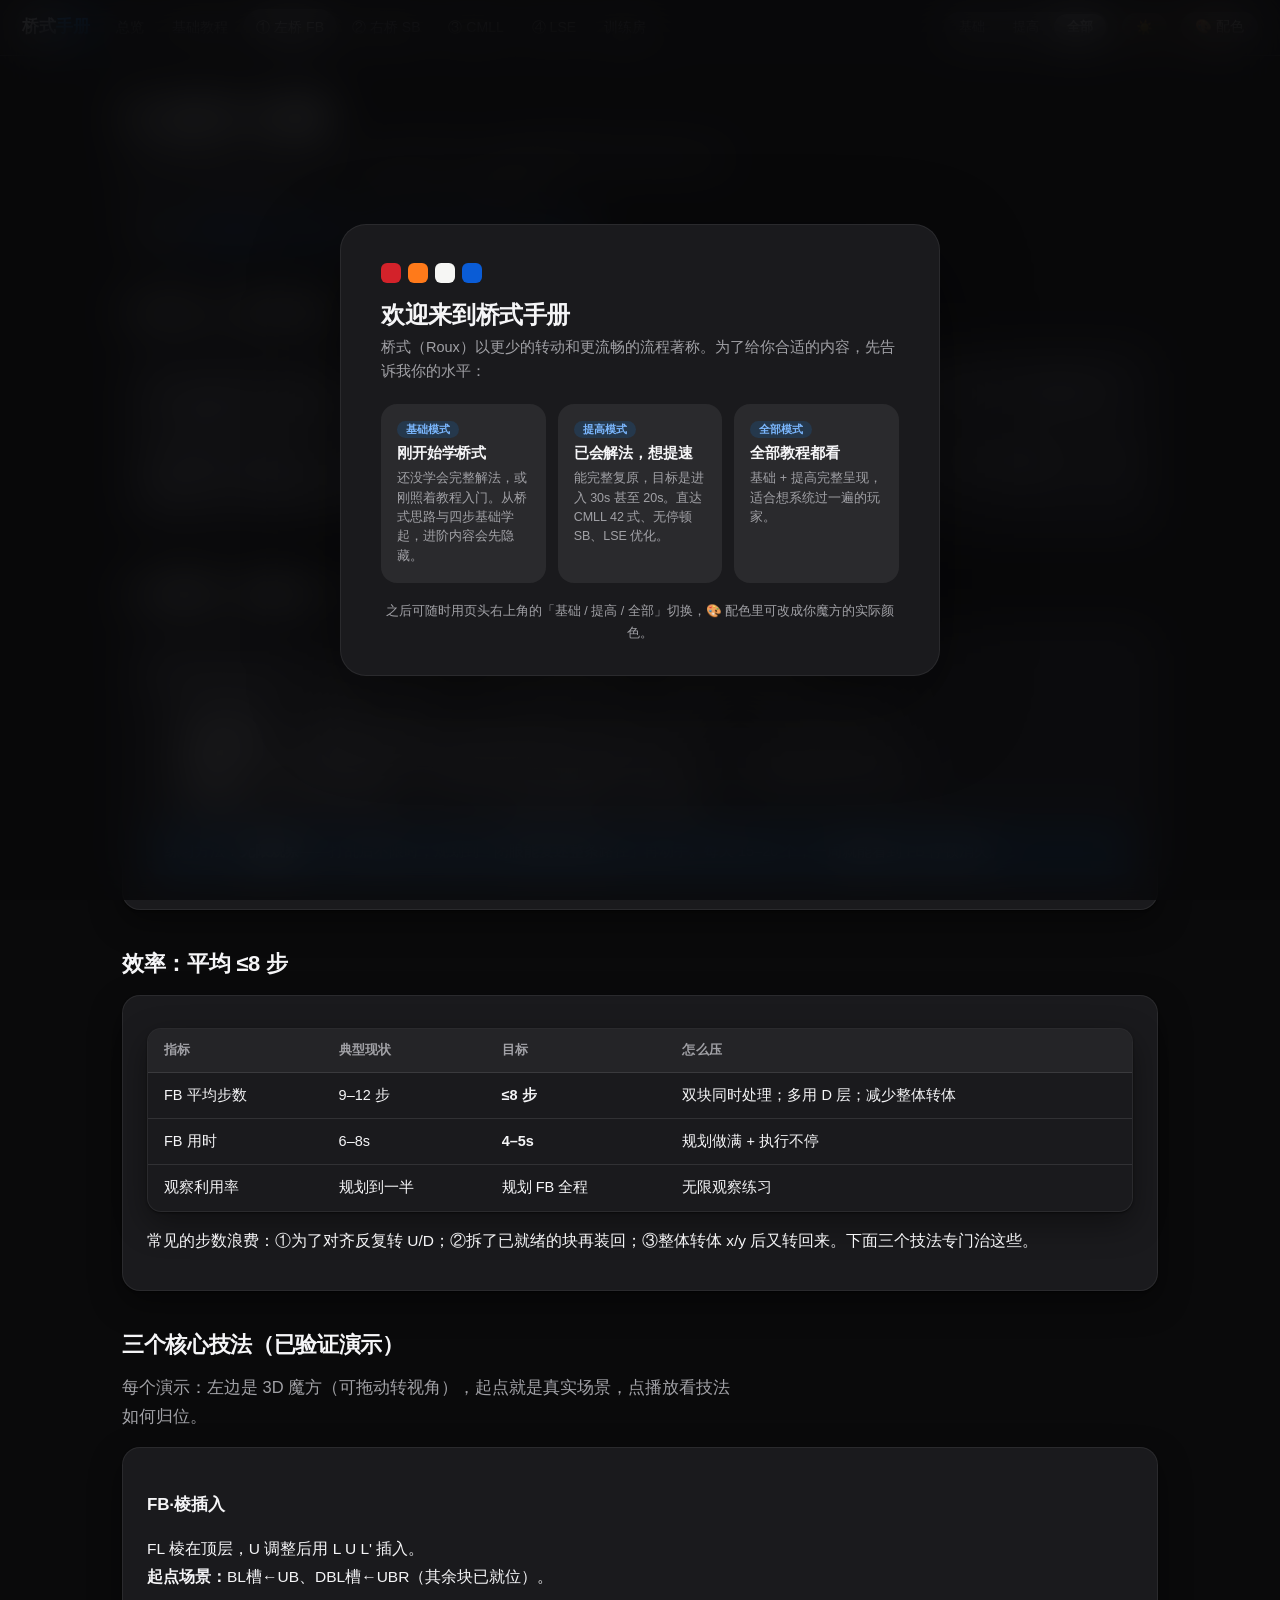
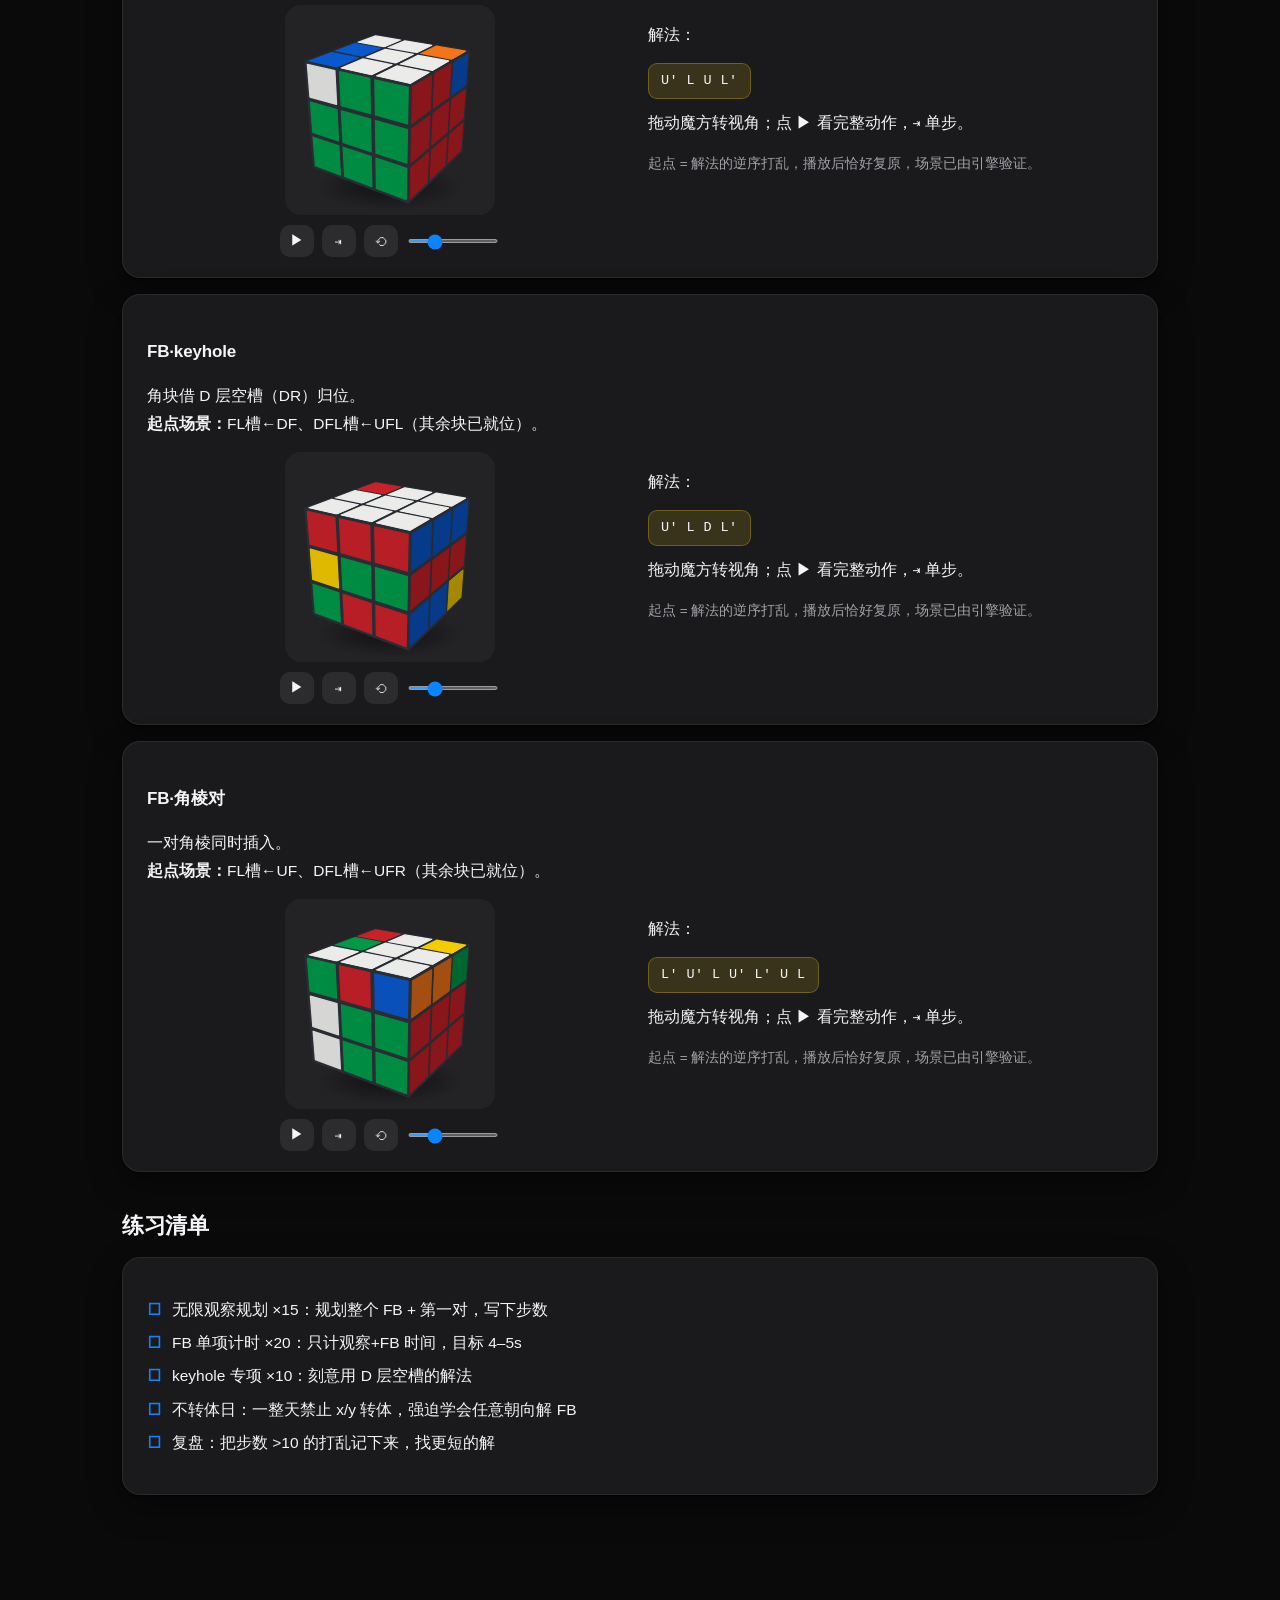
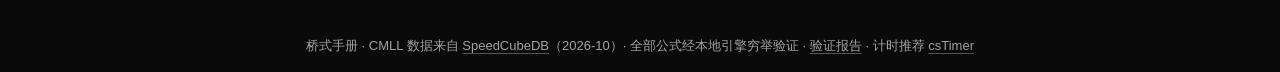
<file: fb.html>
<!DOCTYPE html>
<html lang="zh-CN">
<head>
<meta charset="UTF-8">
<meta name="viewport" content="width=device-width, initial-scale=1">
<title>① 左桥 FB 进阶 · 桥式进阶手册</title>
<link rel="stylesheet" href="assets/css/style.css?v=1">
<script>try{if(localStorage.getItem("roux-theme")==="light")document.documentElement.dataset.theme="light"}catch(e){}</script>
</head>
<body>
<main>
  <h1>① 左桥 FB 进阶</h1>
  <p class="lead">FB 是桥式最吃「功夫」的一步，没有公式可背，靠的是观察规划和少量核心技法。目标：15 秒内规划完整个 FB，平均 ≤8 步，全程不回头。</p>

  <div class="toc">本页：<a href="#plan">15 秒观察规划</a> · <a href="#eff">效率目标</a> · <a href="#tech">三个核心技法（带演示）</a> · <a href="#drill">练习清单</a></div>

  <div data-track="basic">
    <h2>FB 是什么（新手必读）</h2>
    <div class="card">
      <p><b>FB（First Block，第一块）</b>：在最左面搭出一个 1×2×3 的长方体——1 个角块、3 条棱块加上左中心，四者相对位置正确。这是桥式的第一步，也是唯一「没有公式」的一步：每次打乱都不同，靠的是观察与规划。</p>
      <p>新手阶段只要求两件事：① 知道目标长什么样（本页演示里有）；② 习惯用 D 层转动来对位（这是桥式与 CFOP 最大的手感差异）。等能稳定做出 FB，再来看下面的进阶内容。</p>
    </div>
  </div>

  <div data-track="advance">
  <h2 id="plan">15 秒观察：规划整个 FB + 第一对</h2>
  <div class="card">
    <p>初学者最常见的浪费：拧完 FB 停下来找下一对。解法是把观察做满——15 秒里按下面四步走：</p>
    <ol>
      <li><b>先找「死块」</b>：位置和朝向已经就绪、或只差一步的块（比如已在 D 层的角）。它们决定你的起手式。</li>
      <li><b>再模拟主线</b>：闭上眼在脑子里把整个 FB 的块移动路径过一遍（3–8 步）。</li>
      <li><b>多看一对</b>：FB 规划完还剩时间，就再规划第一对 SB。哪怕只记住第一下一步，也能消除转桥后的停顿。</li>
      <li><b>记住第一步</b>：开拧前只强记第一、二步——后面是按规划执行，不是现想。</li>
    </ol>
    <div class="note">练习方法：<b>无限观察</b>——打乱后不限时，规划到「闭眼能复述整条路径」再动手。每天 15–20 个，一周就能看到 FB 停顿消失。</div>
  </div>
  </div>

  <div data-track="advance">
  <h2 id="eff">效率：平均 ≤8 步</h2>
  <div class="card">
    <table>
      <tr><th>指标</th><th>典型现状</th><th>目标</th><th>怎么压</th></tr>
      <tr><td>FB 平均步数</td><td>9–12 步</td><td><b>≤8 步</b></td><td>双块同时处理；多用 D 层；减少整体转体</td></tr>
      <tr><td>FB 用时</td><td>6–8s</td><td><b>4–5s</b></td><td>规划做满 + 执行不停</td></tr>
      <tr><td>观察利用率</td><td>规划到一半</td><td>规划 FB 全程</td><td>无限观察练习</td></tr>
    </table>
    <p>常见的步数浪费：①为了对齐反复转 U/D；②拆了已就绪的块再装回；③整体转体 x/y 后又转回来。下面三个技法专门治这些。</p>
  </div>
  </div>

  <h2 id="tech">三个核心技法（已验证演示）</h2>
  <p class="lead">每个演示：左边是 3D 魔方（可拖动转视角），起点就是真实场景，点播放看技法如何归位。</p>
  <div id="demoList"></div>

  <div data-track="advance">
  <h2 id="drill">练习清单</h2>
  <div class="card">
    <ul class="checklist">
      <li>无限观察规划 ×15：规划整个 FB + 第一对，写下步数</li>
      <li>FB 单项计时 ×20：只计观察+FB 时间，目标 4–5s</li>
      <li>keyhole 专项 ×10：刻意用 D 层空槽的解法</li>
      <li>不转体日：一整天禁止 x/y 转体，强迫学会任意朝向解 FB</li>
      <li>复盘：把步数 >10 的打乱记下来，找更短的解</li>
    </ul>
  </div>
  </div>
</main>
<script src="assets/js/cube-core.js?v=1"></script>
<script src="assets/js/cube-view.js?v=1"></script>
<script src="assets/js/data/demos-data.js?v=1"></script>
<script src="assets/js/site.js?v=1"></script>
<script>
(function () {
  const list = document.getElementById("demoList");
  const demos = window.DEMOS_DATA.filter((d) => d.goal === "fb");
  demos.forEach((d, idx) => {
    const card = document.createElement("div");
    card.className = "card";
    card.innerHTML =
      "<h3>" + d.name + "</h3>" +
      "<p>" + d.note + "。<br><b>起点场景：</b>" + d.startDesc + "（其余块已就位）。</p>" +
      '<div class="grid2"><div class="cv-slot"></div>' +
      '<div><p>解法：</p><span class="alg primary">' + d.alg + "</span>" +
      '<p style="margin-top:10px">拖动魔方转视角；点 ▶ 看完整动作，⇥ 单步。</p>' +
      '<p style="color:var(--muted);font-size:13.5px">起点 = 解法的逆序打乱，播放后恰好复原，场景已由引擎验证。</p></div></div>';
    list.appendChild(card);
    const view = new CubeView(card.querySelector(".cv-slot"), { size: 210, autoReset: true });
    view.baseState = RouxCube.runAlg(d.scramble);
    view.setState(view.baseState);
    view.pendingAlg = d.alg;
  });
})();
</script>
</body>
</html>
</file>
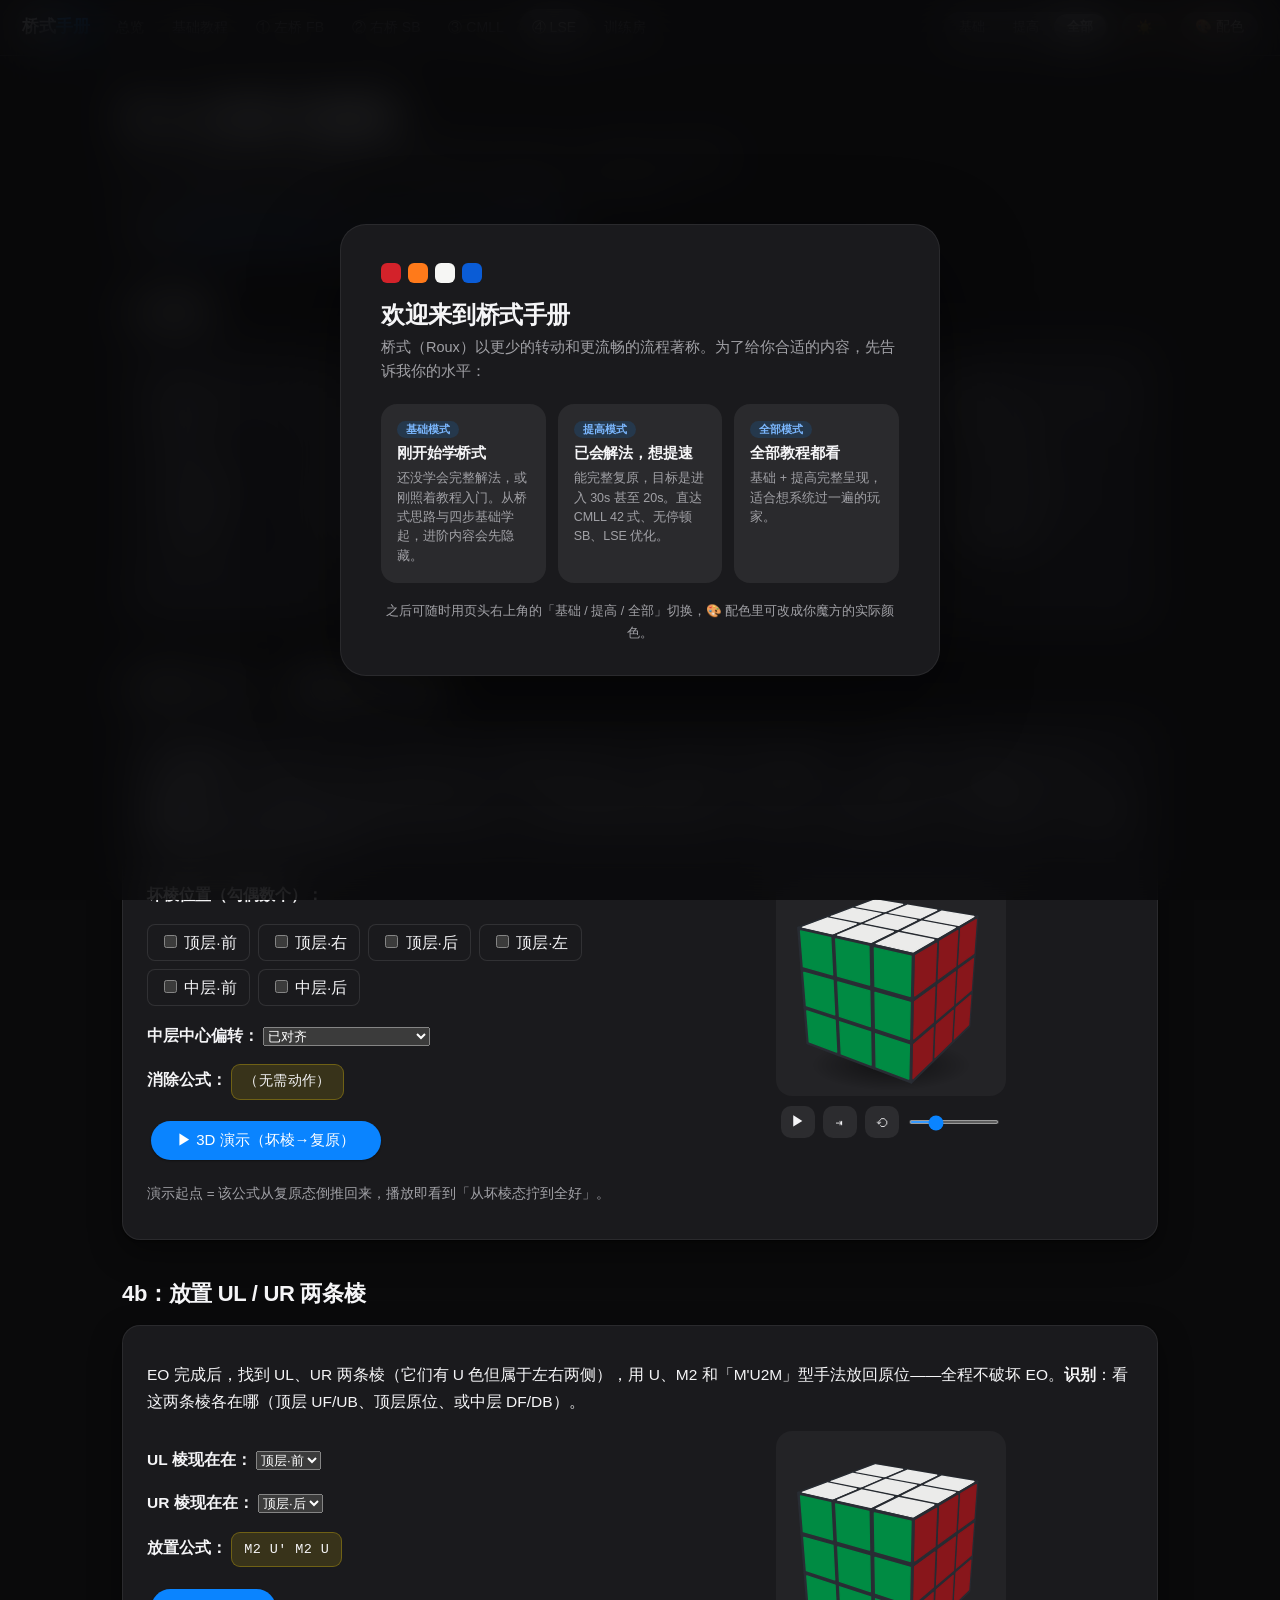
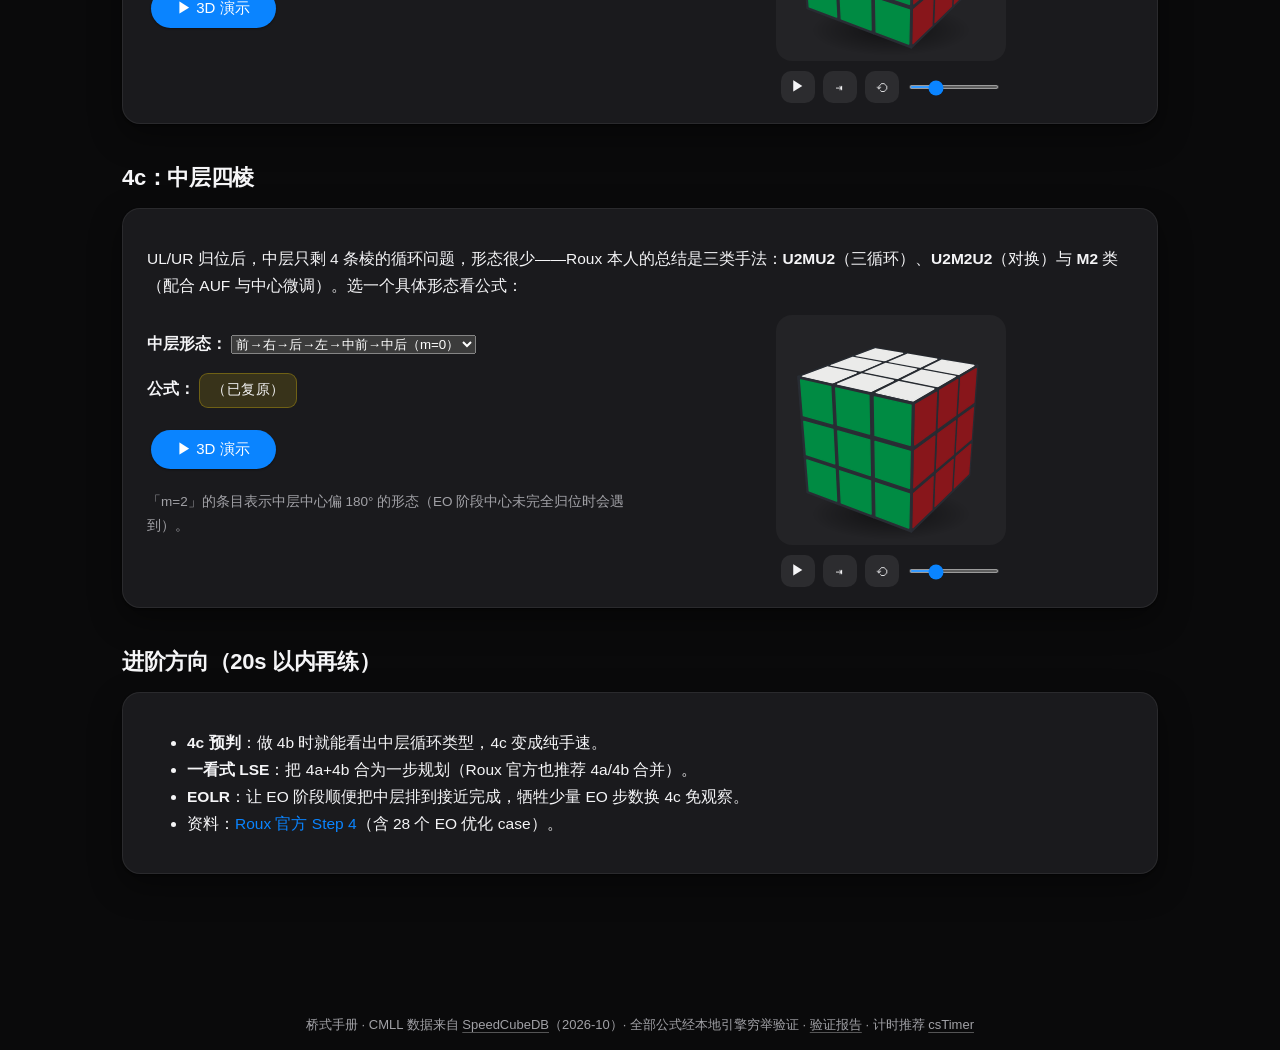
<file: lse.html>
<!DOCTYPE html>
<html lang="zh-CN">
<head>
<meta charset="UTF-8">
<meta name="viewport" content="width=device-width, initial-scale=1">
<title>④ LSE 六棱进阶 · 桥式进阶手册</title>
<link rel="stylesheet" href="assets/css/style.css?v=1">
<script>try{if(localStorage.getItem("roux-theme")==="light")document.documentElement.dataset.theme="light"}catch(e){}</script>
</head>
<body>
<main>
  <h1>④ LSE 最后六棱进阶</h1>
  <p class="lead">CMLL 之后只剩 6 条棱（顶四棱 + 中层 DF/DB）和 4 个中心。只用 M 和 U 两步就够——这是桥式最「物美价廉」的一步。目标：识别零思考、手法 2–4 秒。</p>

  <div class="toc">本页：<a href="#frame">三步框架</a> · <a href="#eo">4a 定向（EO）</a> · <a href="#ulur">4b UL/UR</a> · <a href="#4c">4c 中层</a> · <a href="#adv">进阶方向</a></div>

  <h2 id="frame">三步框架</h2>
  <div class="card">
    <table>
      <tr><th>步骤</th><th>任务</th><th>可用手法</th><th>核心难点</th></tr>
      <tr><td><b>4a EO</b></td><td>让 6 条棱全部「好棱」+ 中心对齐</td><td>M / U 组合</td><td>认出坏棱位置</td></tr>
      <tr><td><b>4b UL/UR</b></td><td>把左右两条棱放回原位</td><td>U、M2、M'U2M 型</td><td>保持 EO 不破坏</td></tr>
      <tr><td><b>4c 中层</b></td><td>归位中层四棱（含最终 AUF）</td><td>U2M2U2 / U2MU2 / M2</td><td>识别循环类型</td></tr>
    </table>
    <p style="font-size:14px;color:var(--muted)">框架与 Gilles Roux 官方教程一致；本页所有查找表由引擎对 11520 个合法状态穷举生成并全量验证。</p>
  </div>

  <h2 id="eo">4a 定向（EO）：坏棱识别与消除</h2>
  <div class="card">
    <p><b>什么是坏棱</b>：一条棱是「好棱」当且仅当它的 U/D 色贴纸朝上或朝下（先把中层中心对齐再判断！）。坏棱总数一定是偶数（0/2/4/6）。</p>
    <p><b>消除方法</b>：M/M' 会翻动中层四棱的朝向并旋转中心；U 用来把坏棱换到正确的位置。下面交互：勾选坏棱位置（+中心是否偏转），得到验证过的消除公式并看 3D 演示。</p>
    <div class="grid2">
      <div>
        <p><b>坏棱位置（勾偶数个）：</b></p>
        <div id="eoChecks" style="display:flex;flex-wrap:wrap;gap:8px"></div>
        <p><b>中层中心偏转：</b>
          <select id="eoM"><option value="0">已对齐</option><option value="2">偏 180°（M2 后的形态）</option></select></p>
        <p><b>消除公式：</b> <span class="alg primary" id="eoAlg">—</span></p>
        <p><button class="big-btn secondary" id="eoPlay">▶ 3D 演示（坏棱→复原）</button></p>
        <p style="color:var(--muted);font-size:13.5px">演示起点 = 该公式从复原态倒推回来，播放即看到「从坏棱态拧到全好」。</p>
      </div>
      <div class="cv-slot"></div>
    </div>
  </div>

  <h2 id="ulur">4b：放置 UL / UR 两条棱</h2>
  <div class="card">
    <p>EO 完成后，找到 UL、UR 两条棱（它们有 U 色但属于左右两侧），用 U、M2 和「M'U2M」型手法放回原位——全程不破坏 EO。<b>识别</b>：看这两条棱各在哪（顶层 UF/UB、顶层原位、或中层 DF/DB）。</p>
    <div class="grid2">
      <div>
        <p><b>UL 棱现在在：</b> <select id="ulSel"></select></p>
        <p><b>UR 棱现在在：</b> <select id="urSel"></select></p>
        <p><b>放置公式：</b> <span class="alg primary" id="ulurAlg">—</span></p>
        <p><button class="big-btn secondary" id="ulurPlay">▶ 3D 演示</button></p>
      </div>
      <div class="cv-slot"></div>
    </div>
  </div>

  <h2 id="4c">4c：中层四棱</h2>
  <div class="card">
    <p>UL/UR 归位后，中层只剩 4 条棱的循环问题，形态很少——Roux 本人的总结是三类手法：<b>U2MU2</b>（三循环）、<b>U2M2U2</b>（对换）与 <b>M2</b> 类（配合 AUF 与中心微调）。选一个具体形态看公式：</p>
    <div class="grid2">
      <div>
        <p><b>中层形态：</b> <select id="c4Sel" style="max-width:100%"></select></p>
        <p><b>公式：</b> <span class="alg primary" id="c4Alg">—</span></p>
        <p><button class="big-btn secondary" id="c4Play">▶ 3D 演示</button></p>
        <p style="color:var(--muted);font-size:13.5px">「m=2」的条目表示中层中心偏 180° 的形态（EO 阶段中心未完全归位时会遇到）。</p>
      </div>
      <div class="cv-slot"></div>
    </div>
  </div>

  <div data-track="advance">
  <h2 id="adv">进阶方向（20s 以内再练）</h2>
  <div class="card">
    <ul>
      <li><b>4c 预判</b>：做 4b 时就能看出中层循环类型，4c 变成纯手速。</li>
      <li><b>一看式 LSE</b>：把 4a+4b 合为一步规划（Roux 官方也推荐 4a/4b 合并）。</li>
      <li><b>EOLR</b>：让 EO 阶段顺便把中层排到接近完成，牺牲少量 EO 步数换 4c 免观察。</li>
      <li>资料：<a href="http://grrroux.free.fr/method/Step_4.html" target="_blank" rel="noopener">Roux 官方 Step 4</a>（含 28 个 EO 优化 case）。</li>
    </ul>
  </div>
  </div>
</main>
<script src="assets/js/cube-core.js?v=1"></script>
<script src="assets/js/cube-view.js?v=1"></script>
<script src="assets/js/data/lse-data.js?v=1"></script>
<script src="assets/js/site.js?v=1"></script>
<script>
(function () {
  const D = window.LSE_DATA;
  const ZH = { UF: "顶层·前", UR: "顶层·右", UB: "顶层·后", UL: "顶层·左", DF: "中层·前", DB: "中层·后" };

  // ---------- 4a ----------
  const eoChecks = document.getElementById("eoChecks");
  const eoSel = {};
  D.POSN.forEach((n) => {
    const l = document.createElement("label");
    l.style.cssText = "border:1px solid var(--line);padding:4px 12px;border-radius:8px;cursor:pointer;background:var(--card)";
    l.innerHTML = '<input type="checkbox" value="' + n + '"> ' + ZH[n];
    eoChecks.appendChild(l);
  });
  function eoCurrent() {
    const sel = [...eoChecks.querySelectorAll("input:checked")].map((i) => i.value);
    return { bad: sel, m: +document.getElementById("eoM").value };
  }
  function eoUpdate() {
    const { bad, m } = eoCurrent();
    const algEl = document.getElementById("eoAlg");
    if (bad.length % 2 !== 0) { algEl.textContent = "（请勾选偶数个）"; return null; }
    const entry = D.eoTable.find((e) => e.bad.join(",") === bad.join(",") && e.m === m);
    if (!entry || entry.alg === null) { algEl.textContent = "—"; return null; }
    algEl.textContent = entry.alg === "" ? "（无需动作）" : entry.alg;
    return entry;
  }
  eoChecks.addEventListener("change", eoUpdate);
  document.getElementById("eoM").addEventListener("change", eoUpdate);
  eoUpdate();

  // ---------- 4b ----------
  const ulSel = document.getElementById("ulSel"), urSel = document.getElementById("urSel");
  D.POSN.forEach((n) => {
    ulSel.insertAdjacentHTML("beforeend", '<option value="' + n + '">' + ZH[n] + "</option>");
    urSel.insertAdjacentHTML("beforeend", '<option value="' + n + '">' + ZH[n] + "</option>");
  });
  ulSel.value = "UF"; urSel.value = "UB";
  function ulurUpdate() {
    const entry = D.ulurTable.find((e) => e.ul === ulSel.value && e.ur === urSel.value && e.u === 0 && e.m === 0);
    const algEl = document.getElementById("ulurAlg");
    if (!entry || entry.alg === null) { algEl.textContent = "（该组合不会出现）"; return null; }
    algEl.textContent = entry.alg === "" ? "（已就位，无需动作）" : entry.alg;
    return entry;
  }
  ulSel.addEventListener("change", ulurUpdate);
  urSel.addEventListener("change", ulurUpdate);
  ulurUpdate();

  // ---------- 4c ----------
  const c4Sel = document.getElementById("c4Sel");
  const c4ZH = { UF: "前", UR: "右", UB: "后", UL: "左", DF: "中前", DB: "中后" };
  D.c4Table.forEach((e, i) => {
    const label = e.state.map((n) => c4ZH[n]).join("→") + "（m=" + e.m + "）";
    c4Sel.insertAdjacentHTML("beforeend", '<option value="' + i + '">' + label + "</option>");
  });
  function c4Update() {
    const e = D.c4Table[+c4Sel.value];
    document.getElementById("c4Alg").textContent = e.alg === "" ? "（已复原）" : e.alg;
    return e;
  }
  c4Sel.addEventListener("change", c4Update);
  c4Update();

  // ---------- 3D 演示（起点 = 公式的逆，从复原态倒推） ----------
  function makeView(slot) { return new CubeView(slot, { size: 230, autoReset: true }); }
  const v1 = makeView(document.querySelectorAll(".cv-slot")[0]);
  const v2 = makeView(document.querySelectorAll(".cv-slot")[1]);
  const v3 = makeView(document.querySelectorAll(".cv-slot")[2]);
  document.getElementById("eoPlay").addEventListener("click", () => {
    const e = eoUpdate(); if (!e || !e.alg) return;
    v1.loadAlg(e.alg); v1.playAlg(e.alg);
  });
  document.getElementById("ulurPlay").addEventListener("click", () => {
    const e = ulurUpdate(); if (!e || !e.alg) return;
    v2.loadAlg(e.alg); v2.playAlg(e.alg);
  });
  document.getElementById("c4Play").addEventListener("click", () => {
    const e = c4Update(); if (!e || !e.alg) return;
    v3.loadAlg(e.alg); v3.playAlg(e.alg);
  });
})();
</script>
</body>
</html>
</file>
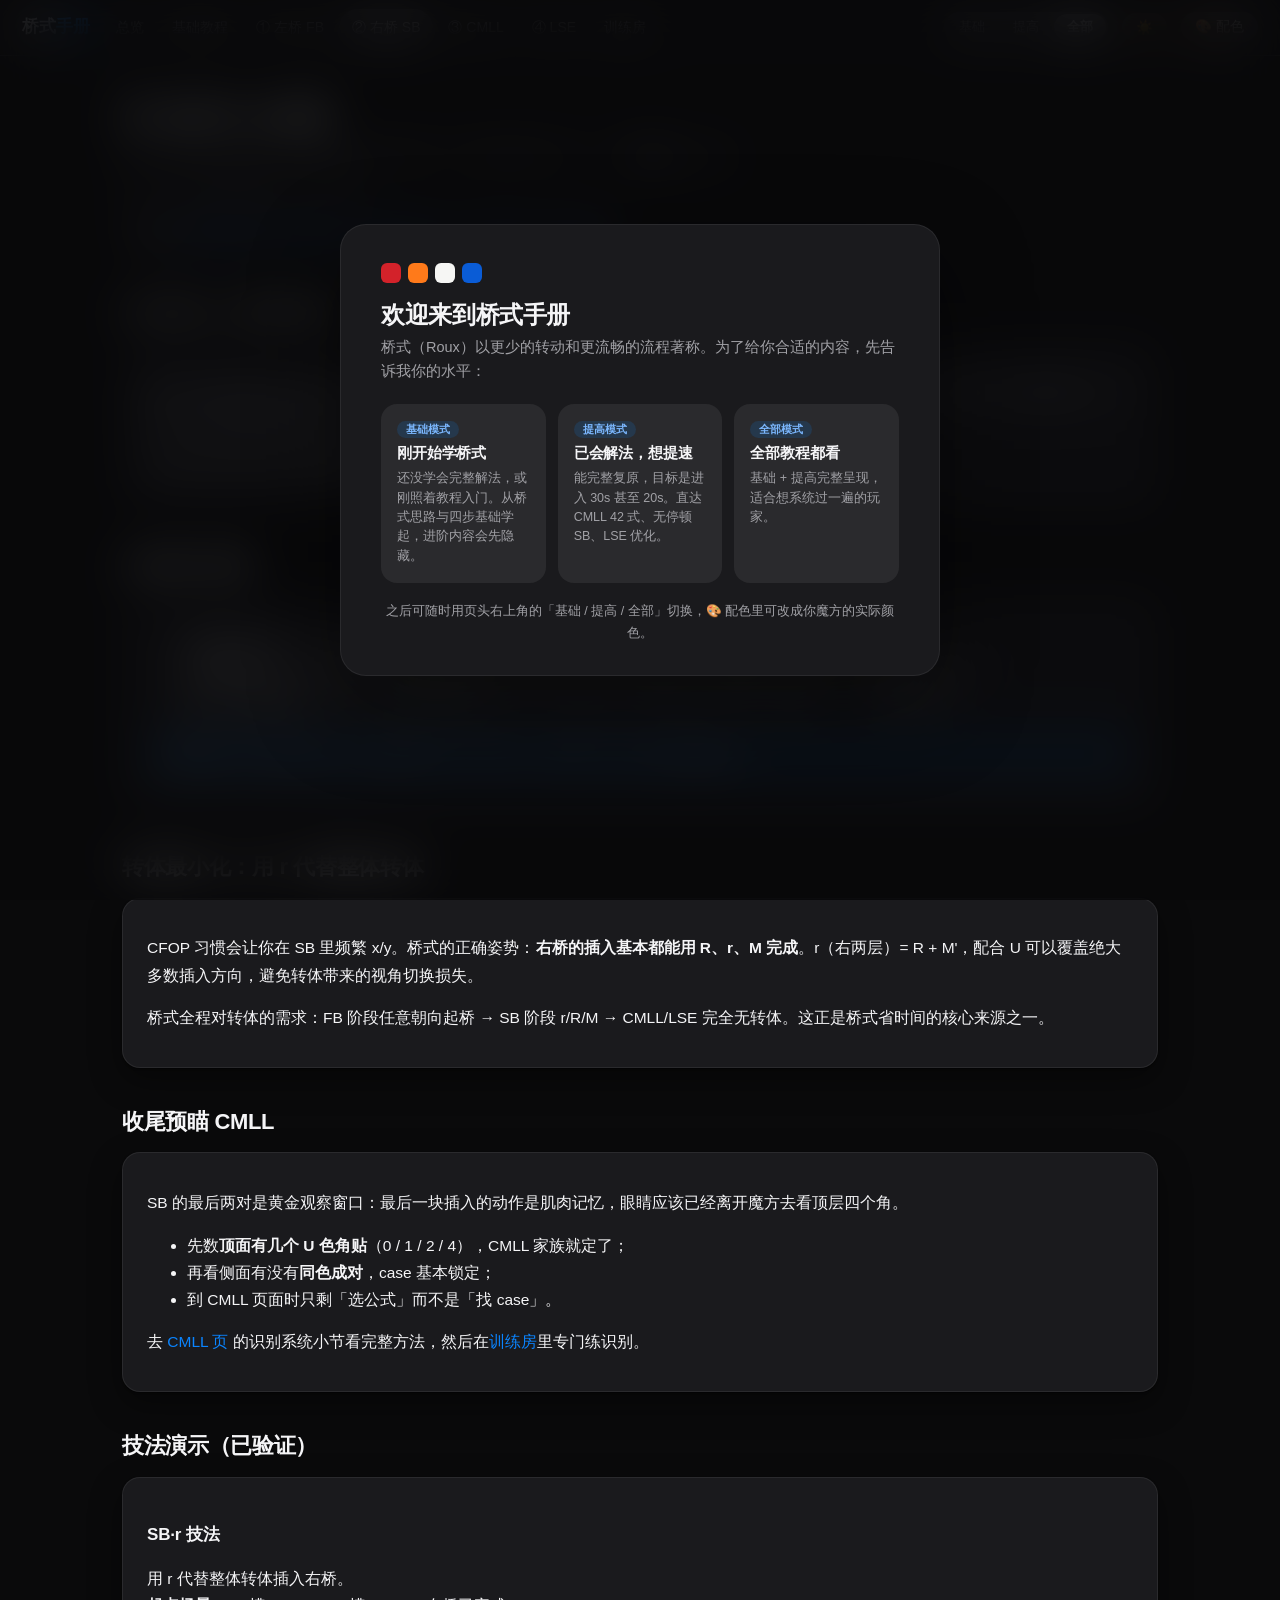
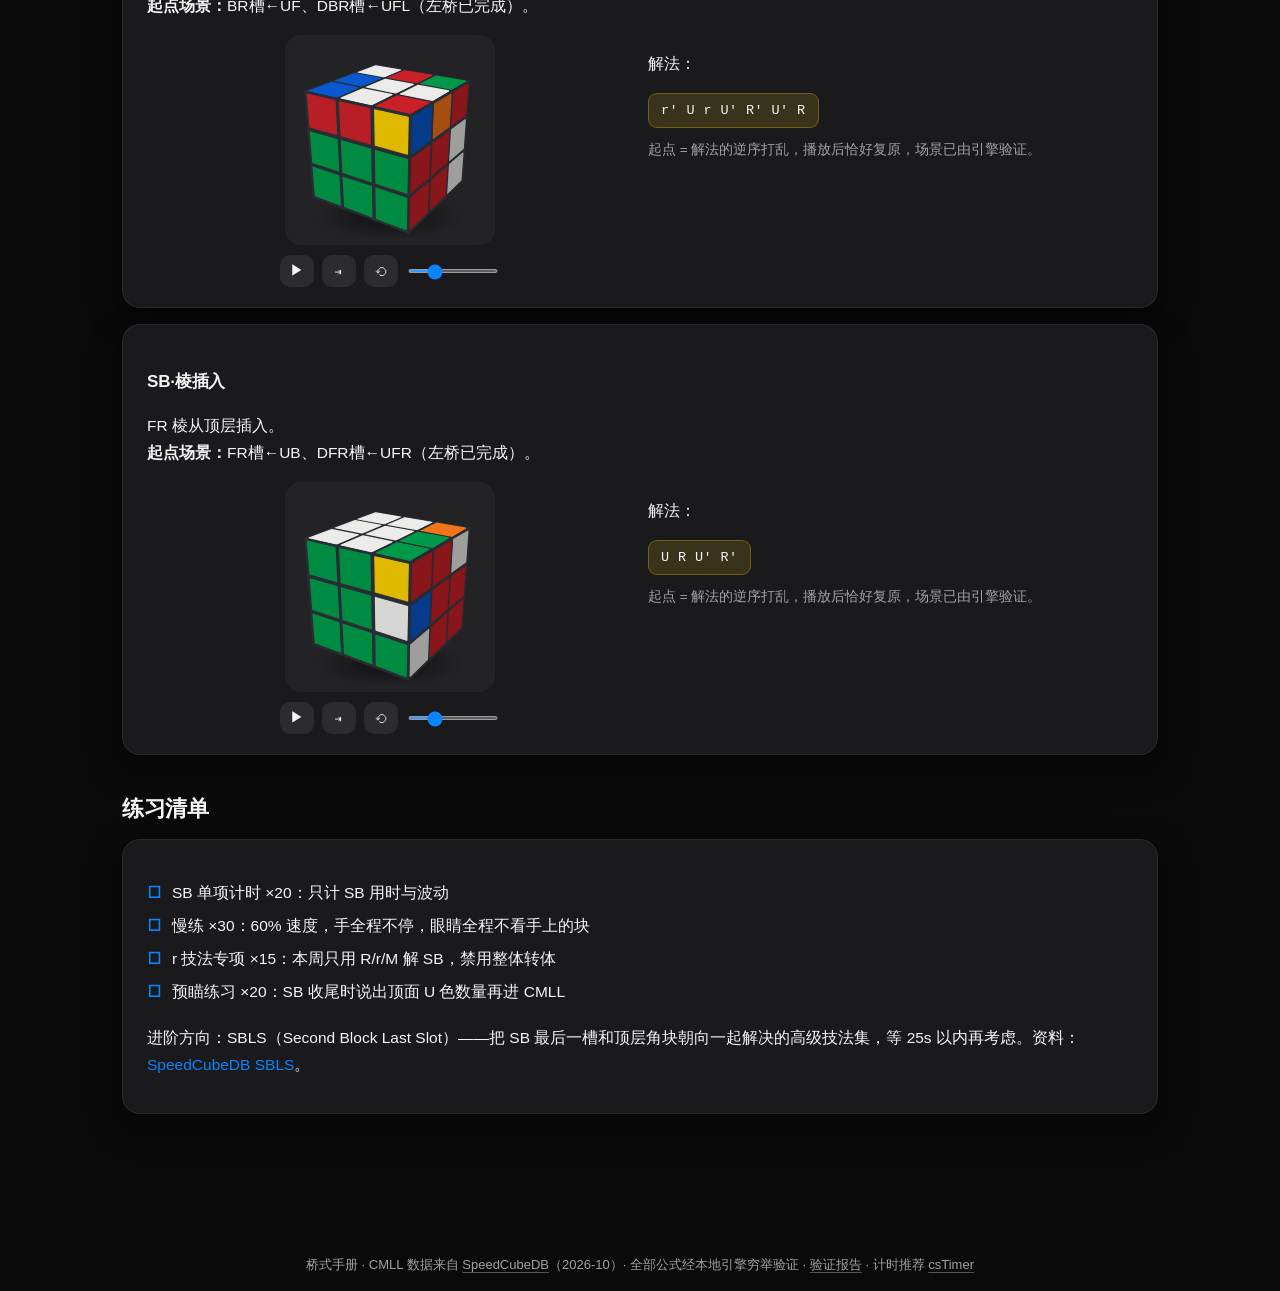
<file: sb.html>
<!DOCTYPE html>
<html lang="zh-CN">
<head>
<meta charset="UTF-8">
<meta name="viewport" content="width=device-width, initial-scale=1">
<title>② 右桥 SB 进阶 · 桥式进阶手册</title>
<link rel="stylesheet" href="assets/css/style.css?v=1">
<script>try{if(localStorage.getItem("roux-theme")==="light")document.documentElement.dataset.theme="light"}catch(e){}</script>
</head>
<body>
<main>
  <h1>② 右桥 SB 进阶</h1>
  <p class="lead">SB 与 FB 技术上相似，但对提速中的玩家，它的关键词只有一个：<b>不停顿</b>。SB 停 1 秒，等于白做两次 CMLL 优化。</p>

  <div class="toc">本页：<a href="#flow">无停顿三要素</a> · <a href="#rot">转体最小化</a> <a href="#look">收尾预瞄 CMLL</a> · <a href="#demo">技法演示</a> · <a href="#drill">练习清单</a></div>

  <div data-track="basic">
    <h2>SB 是什么（新手必读）</h2>
    <div class="card">
      <p><b>SB（Second Block，第二块）</b>：在右面搭出第二座 1×2×3 的桥，此时左半边和右半边全部完成，只剩顶层。SB 用到与 FB 相同的技巧，但要在「左桥已经占据视野」的情况下找块，所以更需要顺序：先找棱、再配对。</p>
      <p>新手阶段的关键练习是<b>不停顿</b>：宁可慢，也不要停下来想。下面的三要素直接照着练即可。</p>
    </div>
  </div>

  <div data-track="advance">
  <h2 id="flow">无停顿三要素</h2>
  <div class="card">
    <ol>
      <li><b>棱块优先扫描</b>：SB 开始前先确认两条中层棱（FR/BR）在哪。棱比角好找，找棱的时间比找角短。</li>
      <li><b>一对接一对</b>：拧当前一对时，眼睛已经离开手上去找下一对。先用 60–70% 速度练「手不停」，速度自然涨回来。</li>
      <li><b>难 case 有预案</b>：角朝上、棱在槽里翻着这类 case，提前决定「先角后棱」还是「先棱后角」，不要临场试。</li>
    </ol>
    <div class="note">判断标准：把 SB 单独计时，波动应该很小（±0.5s 内）。波动大 = 有 case 在临场思考。</div>
  </div>
  </div>

  <h2 id="rot">转体最小化：用 r 代替整体转体</h2>
  <div class="card">
    <p>CFOP 习惯会让你在 SB 里频繁 x/y。桥式的正确姿势：<b>右桥的插入基本都能用 R、r、M 完成</b>。r（右两层）= R + M'，配合 U 可以覆盖绝大多数插入方向，避免转体带来的视角切换损失。</p>
    <p>桥式全程对转体的需求：FB 阶段任意朝向起桥 → SB 阶段 r/R/M → CMLL/LSE 完全无转体。这正是桥式省时间的核心来源之一。</p>
  </div>

  <div data-track="advance">
  <h2 id="look">收尾预瞄 CMLL</h2>
  <div class="card">
    <p>SB 的最后两对是黄金观察窗口：最后一块插入的动作是肌肉记忆，眼睛应该已经离开魔方去看顶层四个角。</p>
    <ul>
      <li>先数<b>顶面有几个 U 色角贴</b>（0 / 1 / 2 / 4），CMLL 家族就定了；</li>
      <li>再看侧面有没有<b>同色成对</b>，case 基本锁定；</li>
      <li>到 CMLL 页面时只剩「选公式」而不是「找 case」。</li>
    </ul>
    <p>去 <a href="cmll.html">CMLL 页</a> 的识别系统小节看完整方法，然后在<a href="trainer.html">训练房</a>里专门练识别。</p>
  </div>
  </div>

  <h2 id="demo">技法演示（已验证）</h2>
  <div id="demoList"></div>

  <div data-track="advance">
  <h2 id="drill">练习清单</h2>
  <div class="card">
    <ul class="checklist">
      <li>SB 单项计时 ×20：只计 SB 用时与波动</li>
      <li>慢练 ×30：60% 速度，手全程不停，眼睛全程不看手上的块</li>
      <li>r 技法专项 ×15：本周只用 R/r/M 解 SB，禁用整体转体</li>
      <li>预瞄练习 ×20：SB 收尾时说出顶面 U 色数量再进 CMLL</li>
    </ul>
    <p>进阶方向：SBLS（Second Block Last Slot）——把 SB 最后一槽和顶层角块朝向一起解决的高级技法集，等 25s 以内再考虑。资料：<a href="https://speedcubedb.com/a/3x3/SBLS" target="_blank" rel="noopener">SpeedCubeDB SBLS</a>。</p>
  </div>
  </div>
</main>
<script src="assets/js/cube-core.js?v=1"></script>
<script src="assets/js/cube-view.js?v=1"></script>
<script src="assets/js/data/demos-data.js?v=1"></script>
<script src="assets/js/site.js?v=1"></script>
<script>
(function () {
  const list = document.getElementById("demoList");
  window.DEMOS_DATA.filter((d) => d.goal === "sb").forEach((d) => {
    const card = document.createElement("div");
    card.className = "card";
    card.innerHTML =
      "<h3>" + d.name + "</h3>" +
      "<p>" + d.note + "。<br><b>起点场景：</b>" + d.startDesc + "（左桥已完成）。</p>" +
      '<div class="grid2"><div class="cv-slot"></div>' +
      '<div><p>解法：</p><span class="alg primary">' + d.alg + "</span>" +
      '<p style="margin-top:10px;color:var(--muted);font-size:13.5px">起点 = 解法的逆序打乱，播放后恰好复原，场景已由引擎验证。</p></div></div>';
    list.appendChild(card);
    const view = new CubeView(card.querySelector(".cv-slot"), { size: 210, autoReset: true });
    view.baseState = RouxCube.runAlg(d.scramble);
    view.setState(view.baseState);
    view.pendingAlg = d.alg;
  });
})();
</script>
</body>
</html>
</file>
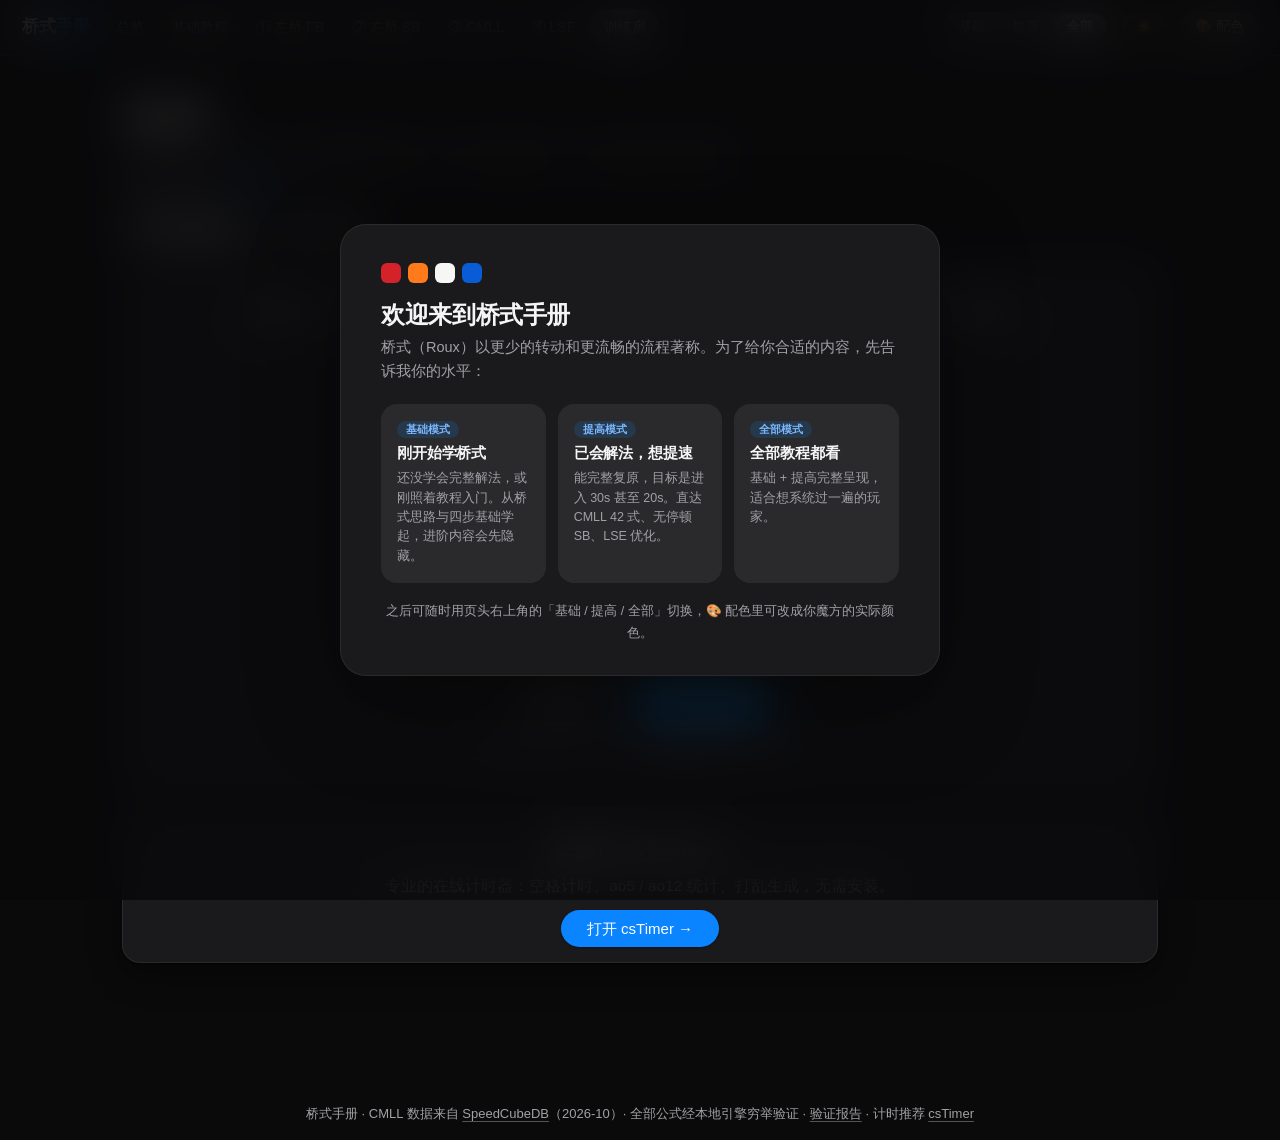
<file: trainer.html>
<!DOCTYPE html>
<html lang="zh-CN">
<head>
<meta charset="UTF-8">
<meta name="viewport" content="width=device-width, initial-scale=1">
<meta name="description" content="桥式魔方训练房：CMLL 识别训练、LSE 分步训练，参考解由穷举验证的查找表生成。">
<title>训练房 · 桥式手册</title>
<link rel="stylesheet" href="assets/css/style.css?v=1">
<script>try{if(localStorage.getItem("roux-theme")==="light")document.documentElement.dataset.theme="light"}catch(e){}</script>
</head>
<body>
<main>
  <h1>训练房</h1>
  <p class="lead">单项训练 &gt; 无脑整把。这里有两件武器：CMLL 识别训练、LSE 分步训练。整把计时推荐直接用 <a href="https://cstimer.net/" target="_blank" rel="noopener">csTimer</a>。</p>

  <div class="cmll-famnav" id="tabs">
    <button data-tab="cmll" class="active">CMLL 识别训练</button>
    <button data-tab="lse">LSE 分步训练</button>
  </div>

  <!-- CMLL 训练 -->
  <div id="tab-cmll" class="trainer-box card">
    <p>看图认 case：显示角块展开图与 3D（打乱顺序，不按家族分组），自己心里报出 case 名与公式，再对答案。</p>
    <div class="trainer-stats"><span>已练 <b id="cmllCount">0</b></span><span>答对 <b id="cmllHit">0</b></span></div>
    <div class="mini-wrap" style="margin:10px 0">
      <div class="net-slot"></div>
      <div class="cv-slot"></div>
    </div>
    <div class="answer-panel" id="cmllAnswer"></div>
    <button class="big-btn ghost" id="cmllShow">显示答案</button>
    <button class="big-btn" id="cmllNext">下一个 (空格)</button>
    <p style="color:var(--muted);font-size:13px">自评：说对了点「下一个」前在答案面板点 ✓/✗ 记录。</p>
  </div>

  <!-- LSE 训练 -->
  <div id="tab-lse" class="trainer-box card" style="display:none">
    <p>随机 LSE 状态（双桥与角已复原）。先自己把 4a/4b/4c 在脑子里过一遍，再看参考解——参考解由穷举验证的分步查找表生成。</p>
    <div class="trainer-stats"><span>已练 <b id="lseCount">0</b></span></div>
    <div class="mini-wrap" style="margin:10px 0">
      <div class="net-slot"></div>
      <div class="cv-slot"></div>
    </div>
    <div class="answer-panel" id="lseAnswer" style="text-align:left"></div>
    <button class="big-btn ghost" id="lseShow">显示参考解</button>
    <button class="big-btn" id="lseNext">下一个 (空格)</button>
  </div>

  <!-- 计时 -->
  <div class="card" style="text-align:center">
    <h3 style="margin-top:0">整把计时？用 csTimer</h3>
    <p style="color:var(--muted);margin-top:0">专业的在线计时器：空格计时、ao5 / ao12 统计、打乱生成，无需安装。</p>
    <a class="big-btn" href="https://cstimer.net/" target="_blank" rel="noopener">打开 csTimer →</a>
  </div>
</main>
<script src="assets/js/cube-core.js?v=1"></script>
<script src="assets/js/cube-view.js?v=1"></script>
<script src="assets/js/data/cmll-data.js?v=1"></script>
<script src="assets/js/data/lse-data.js?v=1"></script>
<script src="assets/js/site.js?v=1"></script>
<script>
(function () {
  // ---------- tabs ----------
  const tabs = document.getElementById("tabs");
  tabs.addEventListener("click", (e) => {
    const b = e.target.closest("button"); if (!b) return;
    tabs.querySelectorAll("button").forEach((x) => x.classList.toggle("active", x === b));
    ["cmll", "lse"].forEach((t) => {
      document.getElementById("tab-" + t).style.display = b.dataset.tab === t ? "" : "none";
    });
  });

  // ---------- CMLL 训练 ----------
  const DATA = window.CMLL_DATA.slice();
  let order = shuffle(DATA.slice());
  let ptr = 0, hit = 0, count = 0;
  const cmllView = new CubeView(document.querySelector("#tab-cmll .cv-slot"), { size: 210, autoReset: true });
  function shuffle(a) { for (let i = a.length - 1; i > 0; i--) { const j = Math.floor(Math.random() * (i + 1)); [a[i], a[j]] = [a[j], a[i]]; } return a; }
  function cmllShowCase() {
    if (ptr >= order.length) { order = shuffle(order); ptr = 0; }
    const c = order[ptr++];
    const state = RouxCube.newSolved();
    RouxCube.setCorners(state, c.place);
    renderNet(document.querySelector("#tab-cmll .net-slot"), state, { mode: "cmll", cell: 13 });
    cmllView.setBase(state);
    cmllView.pendingAlg = c.algs[0];
    document.getElementById("cmllAnswer").innerHTML = '<span style="color:var(--muted)">（想好了再点显示答案）</span>';
    window.__cmllCur = c;
  }
  document.getElementById("cmllShow").addEventListener("click", () => {
    const c = window.__cmllCur;
    document.getElementById("cmllAnswer").innerHTML =
      "<b>#" + c.id + " " + c.name + "</b>（" + c.familyZh + " 家族）· " + c.hints.text +
      '<br><span class="alg primary">' + c.algs[0] + "</span>" +
      ' <button class="big-btn ghost" style="padding:2px 10px" id="cmllOk">✓ 对了</button>' +
      ' <button class="big-btn ghost" style="padding:2px 10px" id="cmllNo">✗ 没认出</button>';
    cmllView.playAlg(c.algs[0]);
    document.getElementById("cmllOk").addEventListener("click", () => { hit++; count++; cmllStats(); cmllShowCase(); });
    document.getElementById("cmllNo").addEventListener("click", () => { count++; cmllStats(); cmllShowCase(); });
  });
  function cmllStats() {
    document.getElementById("cmllCount").textContent = count;
    document.getElementById("cmllHit").textContent = hit;
  }
  document.getElementById("cmllNext").addEventListener("click", cmllShowCase);
  cmllShowCase();

  // ---------- LSE 训练 ----------
  const MOVES = ["U", "U'", "U2", "M", "M'", "M2"];
  const lseView = new CubeView(document.querySelector("#tab-lse .cv-slot"), { size: 210, autoReset: true, controls: false });
  let lseCount = 0;
  function rndScramble(n) {
    return Array.from({ length: n }, () => MOVES[Math.floor(Math.random() * 6)]).join(" ");
  }
  function lseShowCase() {
    const scr = rndScramble(14);
    const st = window.LSE_DATA.stateFromScramble(scr);
    // 引擎态: 从 solved 应用打乱 (角/桥自动保持)
    const eng = RouxCube.runAlg(scr);
    renderNet(document.querySelector("#tab-lse .net-slot"), eng, { mode: "lse", cell: 13 });
    lseView.setBase(eng);
    window.__lseCur = { st, phases: window.LSE_DATA.solve(st) };
    document.getElementById("lseAnswer").innerHTML = '<span style="color:var(--muted)">（先自己分步解，再点显示参考解）</span>';
    lseCount++;
    document.getElementById("lseCount").textContent = lseCount - 1;
  }
  document.getElementById("lseShow").addEventListener("click", () => {
    const { st, phases } = window.__lseCur;
    if (!phases) { document.getElementById("lseAnswer").textContent = "（参考解生成失败，换一个）"; return; }
    document.getElementById("lseAnswer").innerHTML = phases.map((p) =>
      '<div style="margin:4px 0"><span class="step-tag">' + p.phase + "</span><span class='alg'>" + p.alg + "</span></div>"
    ).join("") + '<p style="color:var(--muted);font-size:13px">4a=定向（含中心对齐） 4b=放 UL/UR 4c=中层收尾</p>';
  });
  document.getElementById("lseNext").addEventListener("click", lseShowCase);
  lseShowCase();
})();
</script>
</body>
</html>
</file>
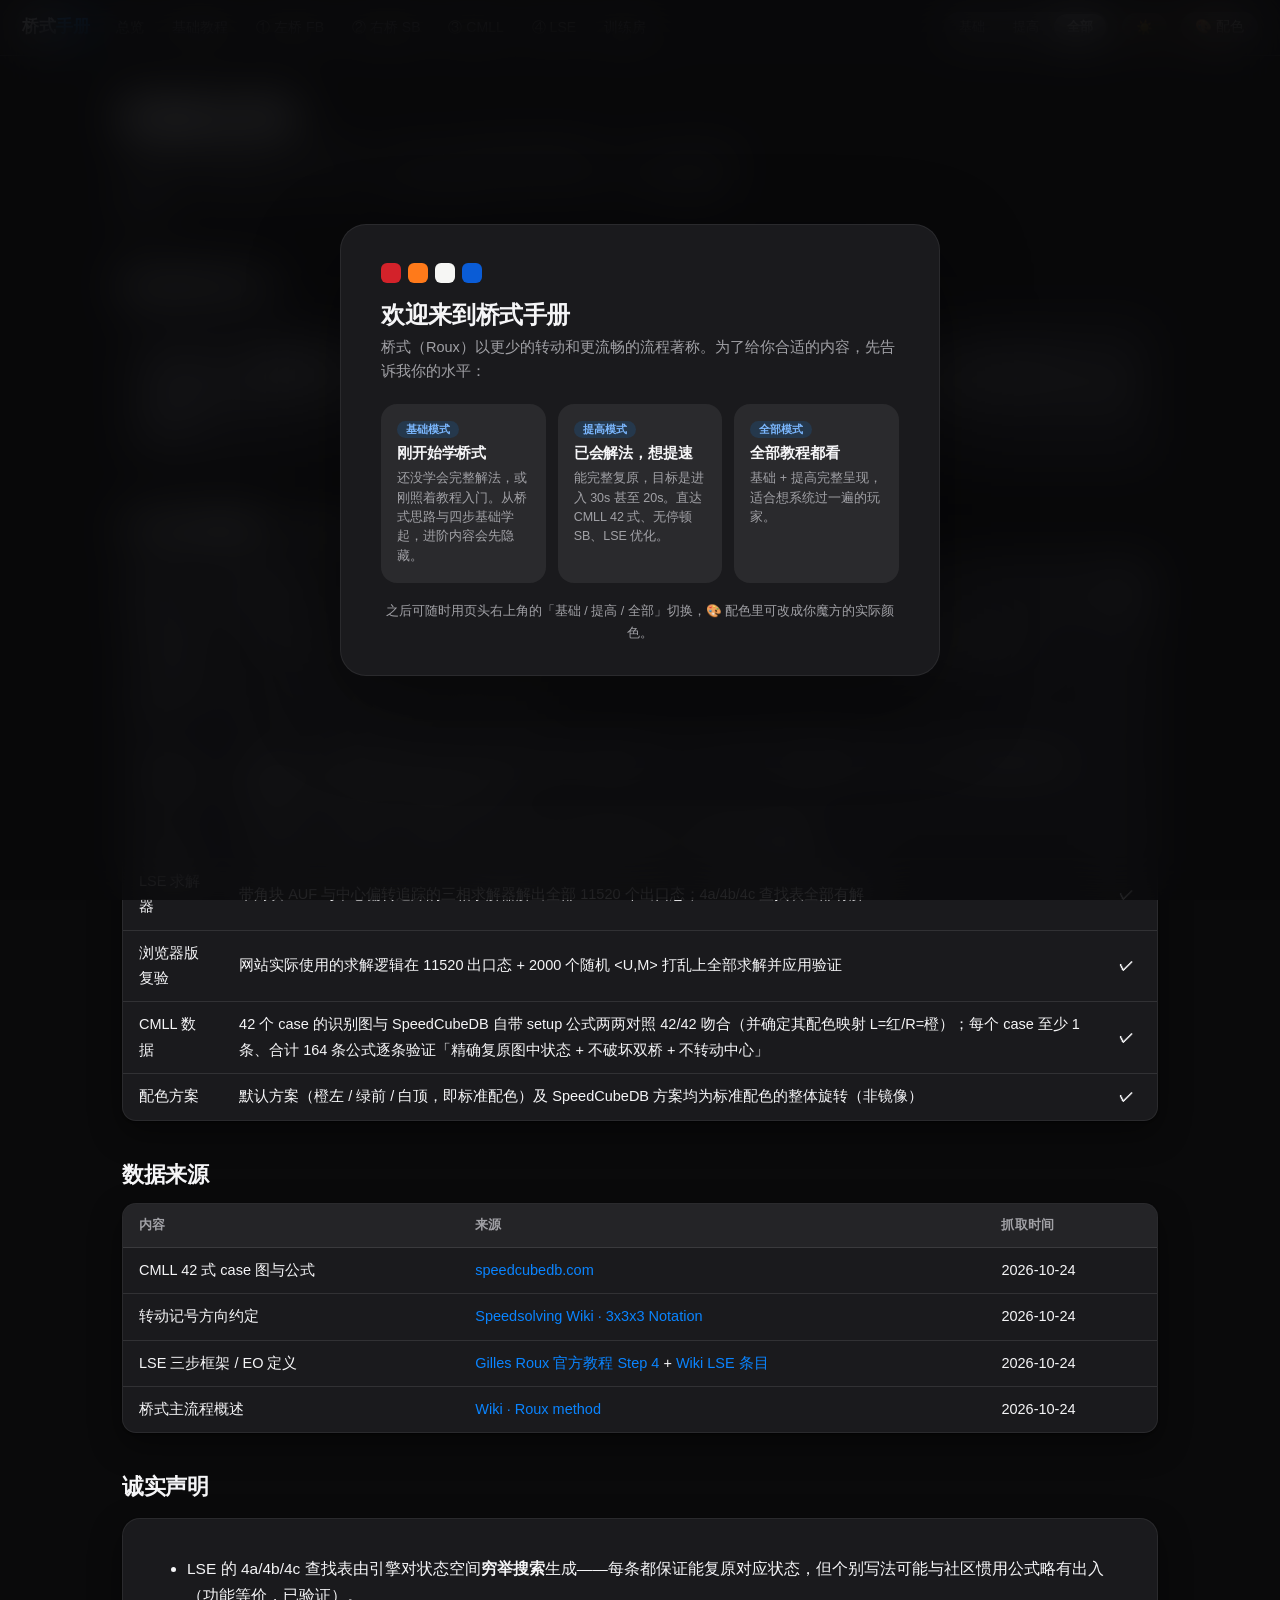
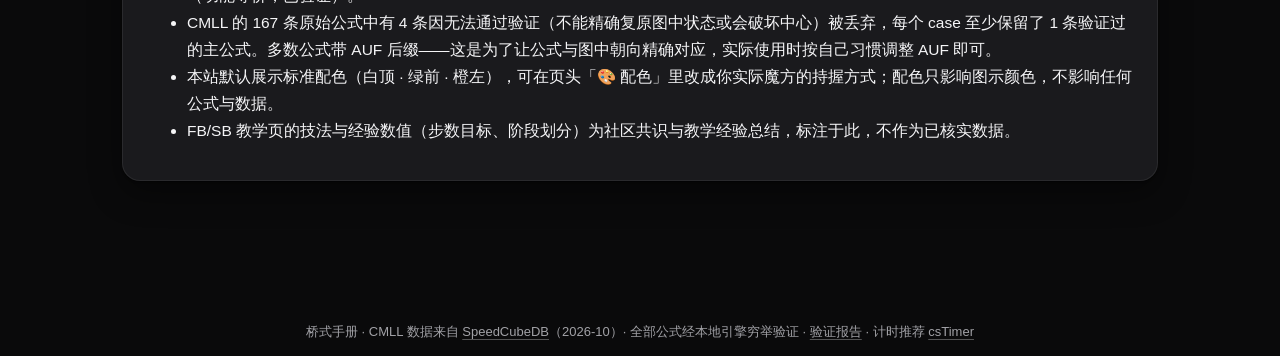
<file: verify.html>
<!DOCTYPE html>
<html lang="zh-CN">
<head>
<meta charset="UTF-8">
<meta name="viewport" content="width=device-width, initial-scale=1">
<title>数据验证报告 · 桥式进阶手册</title>
<link rel="stylesheet" href="assets/css/style.css?v=1">
<script>try{if(localStorage.getItem("roux-theme")==="light")document.documentElement.dataset.theme="light"}catch(e){}</script>
</head>
<body>
<main>
  <h1>数据验证报告</h1>
  <p class="lead">本站所有算法数据不是「抄来的」，而是「抄来后逐条机械验证」的。验证工具随站附带：<code>_build/verify.cjs</code>（Node 环境运行 <code>node verify.cjs</code> 可复现全部结果）。</p>

  <h2>验证环境与方法</h2>
  <div class="card">
    <p>本站内置一个<b>几何法魔方引擎</b>（<code>cube-core.js</code>）：所有转动由坐标旋转实时生成，不使用任何手抄的转动表，从源头避免转写错误。引擎的转动方向约定已与 Speedsolving Wiki 记号页逐条核对（U = 顶层顺时针 = 朝左；M 跟随 L；宽层 r = R + M'，后者另与 Gilles Roux 官方教程互证）。</p>
  </div>

  <h2>自动化校验清单（42 项，全部通过）</h2>
  <table>
    <tr><th>类别</th><th>校验内容</th><th>结果</th></tr>
    <tr><td>转动代数</td><td>18 种转动的 m m' = 恒等；x=R M' L'、y=U E' D'、z=F S B'、r=R M'、u=U E'、f=F S 分解等价；R 的块位移动作符合定义</td><td><b>✓</b></td></tr>
    <tr><td>H-perm 基准</td><td>M2 U M2 U2 M2 U M2 保角（与公认公式一致）</td><td><b>✓</b></td></tr>
    <tr><td>坏棱规则</td><td>「好棱 ⟺ U/D 色贴纸朝 U/D 面」在 LSE 六棱子集上与群论定义（&lt;R,L,U,D,F2,B2&gt; 单棱轨道）完全一致（中层位置的差异符合理论预期，与 Roux 官方定义核对无冲突）</td><td><b>✓</b></td></tr>
    <tr><td>LSE 群</td><td>U 不翻棱、M2 不翻棱、M 恰翻 4 棱；合法 CMLL 出口态恰 11520 个（偶排列 × 偶翻转）</td><td><b>✓</b></td></tr>
    <tr><td>LSE 求解器</td><td>带角块 AUF 与中心偏转追踪的三相求解器解出全部 11520 个出口态；4a/4b/4c 查找表全部有解</td><td><b>✓</b></td></tr>
    <tr><td>浏览器版复验</td><td>网站实际使用的求解逻辑在 11520 出口态 + 2000 个随机 &lt;U,M&gt; 打乱上全部求解并应用验证</td><td><b>✓</b></td></tr>
    <tr><td>CMLL 数据</td><td>42 个 case 的识别图与 SpeedCubeDB 自带 setup 公式两两对照 42/42 吻合（并确定其配色映射 L=红/R=橙）；每个 case 至少 1 条、合计 164 条公式逐条验证「精确复原图中状态 + 不破坏双桥 + 不转动中心」</td><td><b>✓</b></td></tr>
    <tr><td>配色方案</td><td>默认方案（橙左 / 绿前 / 白顶，即标准配色）及 SpeedCubeDB 方案均为标准配色的整体旋转（非镜像）</td><td><b>✓</b></td></tr>
  </table>

  <h2>数据来源</h2>
  <table>
    <tr><th>内容</th><th>来源</th><th>抓取时间</th></tr>
    <tr><td>CMLL 42 式 case 图与公式</td><td><a href="https://speedcubedb.com/a/3x3/CMLL" target="_blank">speedcubedb.com</a></td><td>2026-10-24</td></tr>
    <tr><td>转动记号方向约定</td><td><a href="https://www.speedsolving.com/wiki/index.php/3x3x3_notation" target="_blank">Speedsolving Wiki · 3x3x3 Notation</a></td><td>2026-10-24</td></tr>
    <tr><td>LSE 三步框架 / EO 定义</td><td><a href="http://grrroux.free.fr/method/Step_4.html" target="_blank">Gilles Roux 官方教程 Step 4</a> + <a href="https://www.speedsolving.com/wiki/index.php/LSE" target="_blank">Wiki LSE 条目</a></td><td>2026-10-24</td></tr>
    <tr><td>桥式主流程概述</td><td><a href="https://www.speedsolving.com/wiki/index.php/Roux_method" target="_blank">Wiki · Roux method</a></td><td>2026-10-24</td></tr>
  </table>

  <h2>诚实声明</h2>
  <div class="card">
    <ul>
      <li>LSE 的 4a/4b/4c 查找表由引擎对状态空间<b>穷举搜索</b>生成——每条都保证能复原对应状态，但个别写法可能与社区惯用公式略有出入（功能等价，已验证）。</li>
      <li>CMLL 的 167 条原始公式中有 4 条因无法通过验证（不能精确复原图中状态或会破坏中心）被丢弃，每个 case 至少保留了 1 条验证过的主公式。多数公式带 AUF 后缀——这是为了让公式与图中朝向精确对应，实际使用时按自己习惯调整 AUF 即可。</li>
      <li>本站默认展示标准配色（白顶 · 绿前 · 橙左），可在页头「🎨 配色」里改成你实际魔方的持握方式；配色只影响图示颜色，不影响任何公式与数据。</li>
      <li>FB/SB 教学页的技法与经验数值（步数目标、阶段划分）为社区共识与教学经验总结，标注于此，不作为已核实数据。</li>
    </ul>
  </div>
</main>
<script src="assets/js/cube-core.js?v=1"></script>
<script src="assets/js/cube-view.js?v=1"></script>
<script src="assets/js/site.js?v=1"></script>
</body>
</html>
</file>
<file: assets/css/style.css>
/* 桥式手册 — 全站样式（Apple 风格 · 深色默认 + 浅色主题）
   主题机制：所有颜色走 :root 语义变量；:root[data-theme="light"] 覆盖为浅色。
   切换由 site.js 修改 <html data-theme> 并广播 themechange 事件（魔方/展开图会重绘）。 */
:root {
  color-scheme: dark;
  --bg: #0a0a0b;
  --card: #1a1a1d;
  --ink: #f5f5f7;
  --muted: #a1a1a6;
  --line: rgba(255, 255, 255, 0.10);
  --line-strong: rgba(255, 255, 255, 0.18);
  --hairline: 1px solid rgba(255, 255, 255, 0.07);
  --accent: #0a84ff;
  --accent-hover: #409cff;
  --accent-soft: rgba(10, 132, 255, 0.15);
  --ok: #4cd964;
  --warn: #ff9f0a;
  --radius: 18px;
  --shadow-card: 0 1px 2px rgba(0, 0, 0, 0.5), 0 12px 32px rgba(0, 0, 0, 0.4);
  /* 结构性颜色 */
  --header-bg: rgba(14, 14, 16, 0.78);
  --nav-link: #b8b8bd;
  --soft: rgba(255, 255, 255, 0.08);
  --soft-hover: rgba(255, 255, 255, 0.14);
  --soft-strong: rgba(255, 255, 255, 0.11);
  --pill-active-bg: #48484c;
  --pill-active-ink: #ffffff;
  --pill-active-shadow: none;
  --chip: rgba(255, 255, 255, 0.07);
  --th-bg: rgba(255, 255, 255, 0.045);
  --row-hover: rgba(255, 255, 255, 0.03);
  --scene-bg: rgba(255, 255, 255, 0.04);
  --slider-track: rgba(255, 255, 255, 0.18);
  --select-bg: #2a2a2e;
  --mask-bg: rgba(0, 0, 0, 0.55);
  --ob-mask-bg: rgba(8, 8, 10, 0.78);
  --opt-hover-bg: rgba(255, 255, 255, 0.09);
  --dot-border: rgba(255, 255, 255, 0.25);
  --footer-underline: rgba(255, 255, 255, 0.3);
  --alg-primary-bg: rgba(255, 214, 10, 0.13);
  --alg-primary-ring: rgba(255, 214, 10, 0.28);
  --btn-shadow: 0 1px 2px rgba(0, 0, 0, 0.4);
  --selection: rgba(10, 132, 255, 0.35);
  --tag-ink: #7cb8ff;
  --font: -apple-system, BlinkMacSystemFont, "PingFang SC", "SF Pro SC", "Segoe UI", "Microsoft YaHei", "Helvetica Neue", sans-serif;
  --mono: ui-monospace, "SF Mono", "Cascadia Code", Consolas, "Courier New", monospace;
}
:root[data-theme="light"] {
  color-scheme: light;
  --bg: #f5f5f7;
  --card: #ffffff;
  --ink: #1d1d1f;
  --muted: #6e6e73;
  --line: rgba(0, 0, 0, 0.08);
  --line-strong: rgba(0, 0, 0, 0.14);
  --hairline: 1px solid rgba(0, 0, 0, 0.05);
  --accent: #0071e3;
  --accent-hover: #0077ed;
  --accent-soft: rgba(0, 113, 227, 0.09);
  --ok: #1d8a41;
  --warn: #b25000;
  --shadow-card: 0 1px 2px rgba(0, 0, 0, 0.04), 0 10px 30px rgba(0, 0, 0, 0.05);
  --header-bg: rgba(251, 251, 253, 0.78);
  --nav-link: #424245;
  --soft: rgba(0, 0, 0, 0.055);
  --soft-hover: rgba(0, 0, 0, 0.1);
  --soft-strong: rgba(0, 0, 0, 0.075);
  --pill-active-bg: #ffffff;
  --pill-active-ink: #1d1d1f;
  --pill-active-shadow: 0 1px 4px rgba(0, 0, 0, 0.14);
  --chip: #f5f5f7;
  --th-bg: #fafafa;
  --row-hover: rgba(0, 0, 0, 0.018);
  --scene-bg: rgba(0, 0, 0, 0.035);
  --slider-track: rgba(0, 0, 0, 0.15);
  --select-bg: #ffffff;
  --mask-bg: rgba(0, 0, 0, 0.35);
  --ob-mask-bg: rgba(245, 245, 247, 0.82);
  --opt-hover-bg: #ffffff;
  --dot-border: rgba(0, 0, 0, 0.15);
  --footer-underline: rgba(0, 0, 0, 0.25);
  --alg-primary-bg: #fff8e6;
  --alg-primary-ring: rgba(180, 130, 0, 0.16);
  --btn-shadow: 0 1px 2px rgba(0, 60, 130, 0.2);
  --selection: rgba(0, 113, 227, 0.18);
  --tag-ink: #0062cc;
}
* { box-sizing: border-box; }
html { scroll-behavior: smooth; }
body {
  margin: 0; background: var(--bg); color: var(--ink);
  font-family: var(--font);
  line-height: 1.75; font-size: 15.5px;
  -webkit-font-smoothing: antialiased;
  text-rendering: optimizeLegibility;
  transition: background 0.3s ease, color 0.3s ease;
}
a { color: var(--accent); text-decoration: none; transition: color 0.18s; }
a:hover { color: var(--accent-hover); text-decoration: none; }
::selection { background: var(--selection); }
:focus-visible { outline: 2px solid var(--accent); outline-offset: 2px; border-radius: 6px; }

/* ---------- 模式过滤 ---------- */
body[data-mode="basic"] [data-track="advance"] { display: none !important; }
body[data-mode="advance"] [data-track="basic"] { display: none !important; }
body[data-mode="advance"] .site-header nav a[data-nav="basics"] { display: none; }

/* ---------- 头部：磨砂玻璃 ---------- */
.site-header {
  background: var(--header-bg);
  -webkit-backdrop-filter: saturate(180%) blur(20px);
  backdrop-filter: saturate(180%) blur(20px);
  border-bottom: 1px solid var(--line);
  color: var(--ink);
  padding: 9px 22px;
  display: flex; align-items: center; gap: 14px; flex-wrap: wrap;
  position: sticky; top: 0; z-index: 50;
  transition: background 0.3s ease;
}
.site-header .logo { font-weight: 700; font-size: 17px; letter-spacing: -0.01em; color: var(--ink); }
.site-header .logo em { color: var(--accent); font-style: normal; }
.site-header nav { display: flex; gap: 2px; flex-wrap: wrap; }
.site-header nav a {
  color: var(--nav-link); padding: 6px 13px; border-radius: 980px; font-size: 14px; font-weight: 500;
  transition: background 0.18s, color 0.18s;
}
.site-header nav a:hover { background: var(--soft); color: var(--ink); }
.site-header nav a.active { background: var(--soft-strong); color: var(--ink); }
.site-header .spacer { flex: 1; }
.mode-seg {
  display: flex; gap: 2px; background: var(--soft);
  border-radius: 980px; padding: 2px;
}
.mode-seg button {
  border: 0; background: transparent; padding: 4px 13px; border-radius: 980px;
  font-size: 13px; font-family: inherit; color: var(--nav-link); cursor: pointer;
  transition: background 0.18s, color 0.18s, box-shadow 0.18s;
}
.mode-seg button:hover { color: var(--ink); }
.mode-seg button.active { background: var(--pill-active-bg); color: var(--pill-active-ink); font-weight: 600; box-shadow: var(--pill-active-shadow); }
.scheme-btn {
  background: var(--soft); color: var(--ink); border: 0;
  padding: 6px 14px; border-radius: 980px; cursor: pointer; font-size: 13.5px; font-family: inherit;
  transition: background 0.18s;
}
.scheme-btn:hover { background: var(--soft-hover); }

/* ---------- 隐藏章节提示条 ---------- */
.track-notice {
  display: flex; align-items: center; gap: 12px; flex-wrap: wrap;
  background: var(--accent-soft); color: var(--ink);
  border-radius: 14px; padding: 10px 16px; margin: 0 0 18px; font-size: 14px;
}
.track-notice button {
  border: 0; background: var(--accent); color: #fff; font-family: inherit;
  border-radius: 980px; padding: 4px 14px; font-size: 13px; cursor: pointer;
  transition: background 0.18s;
}
.track-notice button:hover { background: var(--accent-hover); }

/* ---------- 排版 ---------- */
main { max-width: 1080px; margin: 0 auto; padding: 34px 22px 80px; }
h1 { font-size: 30px; letter-spacing: -0.02em; margin: 8px 0 8px; line-height: 1.25; text-wrap: balance; }
h2 { font-size: 22px; letter-spacing: -0.015em; margin: 40px 0 14px; line-height: 1.3; }
h3 { font-size: 17px; letter-spacing: -0.01em; margin: 22px 0 8px; }
.lead { color: var(--muted); font-size: 16.5px; margin: 6px 0 10px; max-width: 68ch; text-wrap: pretty; }

.card {
  background: var(--card); border-radius: var(--radius);
  border: var(--hairline);
  padding: 20px 24px; margin: 16px 0;
  box-shadow: var(--shadow-card);
  transition: background 0.3s ease, border-color 0.3s ease;
}
.grid2 { display: grid; grid-template-columns: 1fr 1fr; gap: 16px; }
.grid3 { display: grid; grid-template-columns: repeat(3, 1fr); gap: 16px; }
.grid4 { display: grid; grid-template-columns: repeat(4, 1fr); gap: 16px; }
@media (max-width: 860px) { .grid2, .grid3, .grid4 { grid-template-columns: 1fr; } }

/* ---------- 表格：发丝线 + 圆角容器 ---------- */
table {
  border-collapse: separate; border-spacing: 0; width: 100%; margin: 12px 0;
  background: var(--card); border-radius: 14px; overflow: hidden;
  border: var(--hairline);
  box-shadow: var(--shadow-card);
  font-variant-numeric: tabular-nums;
  transition: background 0.3s ease;
}
th, td { border-bottom: 1px solid var(--line); padding: 10px 16px; text-align: left; font-size: 14.5px; }
th { background: var(--th-bg); color: var(--muted); font-weight: 600; font-size: 13px; letter-spacing: 0.02em; }
tr:last-child td { border-bottom: 0; }
tbody tr, tr { transition: background 0.15s; }
tr:hover td { background: var(--row-hover); }
td b { font-weight: 600; }

/* ---------- 徽标 / 公式 ---------- */
.badge {
  display: inline-block; padding: 1px 10px; border-radius: 980px; font-size: 12px;
  margin-left: 6px; vertical-align: 2px; font-weight: 500;
}
.badge.high { background: rgba(255, 69, 58, 0.16); color: #ff7a72; }
.badge.mid { background: rgba(10, 132, 255, 0.18); color: #7cb8ff; }
.badge.low { background: var(--soft); color: var(--muted); }
.badge.ok { background: rgba(48, 209, 88, 0.16); color: var(--ok); }

.alg {
  font-family: var(--mono); background: var(--chip); border-radius: 9px;
  padding: 6px 13px; display: inline-block; letter-spacing: 0.4px; font-size: 13.5px;
  color: var(--ink); font-variant-numeric: tabular-nums;
}
.alg.primary { background: var(--alg-primary-bg); box-shadow: inset 0 0 0 1px var(--alg-primary-ring); }
.step-tag {
  display: inline-block; background: var(--accent); color: #fff; border-radius: 6px;
  font-size: 11.5px; padding: 2px 8px; margin-right: 8px; font-weight: 600; letter-spacing: 0.03em;
}

/* ---------- 魔方部件 ---------- */
.cv-root { text-align: center; }
.cv-scene {
  margin: 0 auto 10px; touch-action: none; cursor: grab;
  background: var(--scene-bg); border-radius: 16px;
  transition: background 0.3s ease;
}
.cv-scene:active { cursor: grabbing; }
.cv-canvas { display: block; border-radius: 14px; }
.cv-bar { margin-top: 6px; display: flex; gap: 8px; justify-content: center; align-items: center; }
.cv-btn {
  width: 34px; height: 32px; border: 0; background: var(--soft);
  border-radius: 10px; cursor: pointer; font-size: 14px; color: var(--ink);
  transition: background 0.18s, transform 0.12s;
}
.cv-btn:hover { background: var(--soft-hover); }
.cv-btn:active { transform: scale(0.94); }
.cv-speed { width: 90px; accent-color: var(--accent); background: transparent; }
.cv-speed::-webkit-slider-runnable-track { height: 4px; border-radius: 980px; background: var(--slider-track); }
.cv-speed::-webkit-slider-thumb { margin-top: -5px; }
.cv-speed::-moz-range-track { height: 4px; border-radius: 980px; background: var(--slider-track); }
.net-root { display: flex; justify-content: center; }
.net-root svg { display: block; }

/* ---------- CMLL 图库 ---------- */
.alg-grid { display: grid; grid-template-columns: repeat(auto-fill, minmax(240px, 1fr)); gap: 12px; margin: 10px 0; }
.alg-tile {
  background: var(--card); border: var(--hairline); border-radius: 14px;
  padding: 12px; text-align: center;
  display: flex; flex-direction: column; gap: 8px; align-items: center;
  box-shadow: var(--shadow-card);
}
.alg-tile b { font-size: 13.5px; letter-spacing: -0.01em; }
.alg-tile .alg { font-size: 11.5px; padding: 4px 8px; word-break: break-all; text-align: left; }
.alg-tile .src { color: var(--muted); font-size: 11.5px; }
.alg-tile .big-btn { padding: 4px 16px; font-size: 12.5px; margin: 0; }
.speed-ctl {
  display: flex; align-items: center; gap: 12px;
  background: var(--card); border: var(--hairline);
  border-radius: 12px; padding: 8px 16px; margin: 10px 0;
  font-size: 13.5px; color: var(--muted);
  box-shadow: var(--shadow-card);
  width: fit-content;
}
.speed-ctl input { width: 160px; accent-color: var(--accent); background: transparent; }
.speed-ctl input::-webkit-slider-runnable-track { height: 4px; border-radius: 980px; background: var(--slider-track); }
.speed-ctl input::-webkit-slider-thumb { margin-top: -5px; }
.speed-ctl input::-moz-range-track { height: 4px; border-radius: 980px; background: var(--slider-track); }
.speed-ctl b { color: var(--ink); font-variant-numeric: tabular-nums; min-width: 42px; }
.cmll-famnav { display: flex; flex-wrap: wrap; gap: 8px; margin: 12px 0; }
.cmll-famnav button {
  border: 0; background: var(--soft); color: var(--ink);
  padding: 7px 17px; border-radius: 980px; cursor: pointer; font-size: 14px; font-family: inherit;
  transition: background 0.18s, color 0.18s;
}
.cmll-famnav button:hover { background: var(--soft-hover); }
.cmll-famnav button.active { background: var(--pill-active-bg); color: var(--pill-active-ink); box-shadow: var(--pill-active-shadow); }
.cmll-grid { display: grid; grid-template-columns: repeat(auto-fill, minmax(310px, 1fr)); gap: 16px; }
.cmll-card {
  background: var(--card); border-radius: 16px; padding: 16px 18px;
  border: var(--hairline);
  box-shadow: var(--shadow-card);
  transition: background 0.3s ease, border-color 0.3s ease;
}
.cmll-card h4 { margin: 0 0 4px; font-size: 15.5px; letter-spacing: -0.01em; }
.cmll-card .hints { color: var(--muted); font-size: 13px; margin: 4px 0 8px; line-height: 1.6; }
.cmll-card .algs { display: flex; flex-direction: column; gap: 6px; margin: 8px 0; align-items: stretch; }
.cmll-card .algs .alg { font-size: 13px; padding: 5px 11px; }
.alt-toggle {
  border: 0; background: transparent; color: var(--muted); font-family: inherit;
  font-size: 12.5px; text-align: left; padding: 2px 2px; cursor: pointer;
  transition: color 0.18s;
}
.alt-toggle:hover { color: var(--accent-hover); }
.alt-algs { display: none; flex-direction: column; gap: 6px; }
.alt-algs.open { display: flex; }
.mini-wrap { display: flex; gap: 12px; align-items: flex-start; justify-content: center; flex-wrap: wrap; }

/* ---------- 训练器 ---------- */
.trainer-box { text-align: center; }
.trainer-stats { display: flex; gap: 20px; justify-content: center; color: var(--muted); font-size: 14px; margin: 6px 0; }
.big-btn {
  background: var(--accent); color: #fff; border: 0; border-radius: 980px;
  padding: 10px 26px; font-size: 15px; font-family: inherit; font-weight: 500;
  cursor: pointer; margin: 6px 4px;
  transition: background 0.18s, transform 0.12s, box-shadow 0.18s;
  box-shadow: var(--btn-shadow);
}
.big-btn:hover { background: var(--accent-hover); }
.big-btn:active { transform: scale(0.97); }
.big-btn.ghost { background: var(--soft); color: var(--ink); box-shadow: none; }
.big-btn.ghost:hover { background: var(--soft-hover); }
.answer-panel { min-height: 30px; margin: 10px 0; }

/* ---------- 弹窗 ---------- */
.modal-mask {
  position: fixed; inset: 0; background: var(--mask-bg);
  -webkit-backdrop-filter: blur(10px); backdrop-filter: blur(10px);
  display: none; align-items: center; justify-content: center; z-index: 120;
}
.modal-mask.open { display: flex; }
.modal {
  background: var(--card); border-radius: 22px; padding: 26px 30px; width: min(440px, 92vw);
  border: var(--hairline);
  box-shadow: 0 24px 80px rgba(0, 0, 0, 0.5);
}
.modal h3 { margin: 0 0 8px; font-size: 19px; }
.modal .row { display: flex; align-items: center; gap: 10px; margin: 12px 0; font-size: 14.5px; }
.modal select {
  padding: 7px 12px; border-radius: 10px; border: 1px solid var(--line-strong);
  font-size: 15px; font-family: inherit; background: var(--select-bg); color: var(--ink); flex: 1;
}
.modal .hint { color: var(--muted); font-size: 13.5px; line-height: 1.6; }
.scheme-dot { display: inline-block; width: 15px; height: 15px; border-radius: 4px; vertical-align: -3px; margin-right: 4px; border: 1px solid var(--dot-border); }

/* ---------- 首次引导 ---------- */
.ob-mask {
  position: fixed; inset: 0; z-index: 110;
  background: var(--ob-mask-bg);
  -webkit-backdrop-filter: saturate(160%) blur(24px); backdrop-filter: saturate(160%) blur(24px);
  display: flex; align-items: center; justify-content: center; padding: 20px;
  opacity: 0; transition: opacity 0.35s ease;
}
.ob-mask.show { opacity: 1; }
.ob-card {
  background: var(--card); border-radius: 26px; width: min(600px, 96vw);
  border: var(--hairline);
  padding: 38px 40px 30px; box-shadow: 0 30px 90px rgba(0, 0, 0, 0.45);
  transform: translateY(10px); transition: transform 0.35s ease;
}
.ob-mask.show .ob-card { transform: translateY(0); }
.ob-logo { display: flex; gap: 7px; margin-bottom: 16px; }
.ob-logo i { width: 20px; height: 20px; border-radius: 6px; display: block; }
.ob-card h2 { margin: 0 0 6px; font-size: 24px; }
.ob-sub { color: var(--muted); margin: 0 0 20px; font-size: 14.5px; line-height: 1.65; }
.ob-opts { display: grid; grid-template-columns: repeat(3, 1fr); gap: 12px; }
@media (max-width: 700px) { .ob-opts { grid-template-columns: 1fr; } }
.ob-opt {
  text-align: left; border: 1.5px solid transparent; background: var(--chip);
  border-radius: 16px; padding: 16px 15px; cursor: pointer; font-family: inherit; color: var(--ink);
  display: flex; flex-direction: column; gap: 6px;
  transition: border-color 0.18s, background 0.18s, transform 0.18s, box-shadow 0.18s;
}
.ob-opt:hover { transform: translateY(-2px); background: var(--opt-hover-bg); border-color: var(--accent); box-shadow: 0 10px 28px rgba(10, 132, 255, 0.2); }
.ob-opt .ob-tag {
  align-self: flex-start; font-size: 11px; font-weight: 600; color: var(--tag-ink);
  background: var(--accent-soft); border-radius: 980px; padding: 1px 9px;
}
.ob-opt b { font-size: 15px; letter-spacing: -0.01em; }
.ob-opt span:last-child { font-size: 12.5px; color: var(--muted); line-height: 1.55; }
.ob-foot { color: var(--muted); font-size: 12.5px; margin: 18px 0 0; text-align: center; }

/* ---------- 提示框 / 其他 ---------- */
.note {
  background: var(--accent-soft); color: var(--ink);
  padding: 12px 18px; border-radius: 14px; margin: 14px 0; font-size: 14.5px; line-height: 1.7;
}
.note.warn { background: rgba(255, 159, 10, 0.14); }
.note.ok { background: rgba(48, 209, 88, 0.13); }
.footer { color: var(--muted); font-size: 13px; text-align: center; padding: 44px 20px 14px; }
.footer a { color: var(--muted); text-decoration: underline; text-underline-offset: 3px; text-decoration-color: var(--footer-underline); }
.footer a:hover { color: var(--accent-hover); }
.checklist { padding-left: 0; list-style: none; }
.checklist li { padding: 3px 0; }
.checklist li::before { content: "☐"; color: var(--accent); font-weight: 600; margin-right: 9px; }
.toc {
  background: var(--card); border-radius: 14px; padding: 10px 18px; font-size: 14px;
  border: var(--hairline);
  box-shadow: var(--shadow-card); display: inline-block;
}
.toc a { margin-right: 4px; }

/* 视频嵌入 */
.video-wrap { position: relative; padding-top: 56.25%; border-radius: 14px; overflow: hidden; background: #000; }
.video-wrap iframe { position: absolute; inset: 0; width: 100%; height: 100%; border: 0; }

/* ---------- 浅色主题微调 ---------- */
:root[data-theme="light"] .badge.high { background: rgba(255, 59, 48, 0.10); color: #d70015; }
:root[data-theme="light"] .badge.mid { background: rgba(0, 113, 227, 0.10); color: #0062cc; }
:root[data-theme="light"] .badge.ok { background: rgba(52, 199, 89, 0.14); color: #1d8a41; }
:root[data-theme="light"] .note.warn { background: rgba(255, 159, 10, 0.13); }
:root[data-theme="light"] .note.ok { background: rgba(52, 199, 89, 0.12); }
:root[data-theme="light"] .ob-opt:hover { box-shadow: 0 10px 28px rgba(0, 113, 227, 0.14); }
:root[data-theme="light"] .ob-tag { color: var(--accent); }

/* ---------- 桌面微美化 ---------- */
body { -webkit-tap-highlight-color: transparent; }
@media (hover: hover) {
  .cmll-card { transition: transform 0.2s ease, box-shadow 0.2s ease, border-color 0.2s ease; }
  .cmll-card:hover { transform: translateY(-2px); border-color: rgba(255, 255, 255, 0.14); }
  :root[data-theme="light"] .cmll-card:hover { border-color: rgba(0, 0, 0, 0.10); }
}

/* ---------- 移动端适配 (≤700px) ---------- */
@media (max-width: 700px) {
  /* 头部：第一行 logo + 模式 + 主题 + 配色；第二行页面导航横向滑动 */
  .site-header { padding: 8px 12px; gap: 6px; }
  .site-header .logo { font-size: 16px; }
  .site-header .spacer { order: 4; }
  .scheme-btn { padding: 6px 9px; font-size: 12.5px; }
  .mode-seg { order: 5; }
  .mode-seg button { padding: 4px 9px; font-size: 12.5px; }
  .site-header nav {
    order: 10; flex-basis: 100%;
    flex-wrap: nowrap; overflow-x: auto;
    scrollbar-width: none; -webkit-overflow-scrolling: touch;
    margin: 0 -4px; padding: 2px 4px;
  }
  .site-header nav::-webkit-scrollbar { display: none; }
  .site-header nav a { flex: 0 0 auto; padding: 9px 13px; }

  main { padding: 24px 16px 60px; }
  h1 { font-size: 25px; }
  h2 { font-size: 19px; margin: 30px 0 10px; }
  .lead { font-size: 15px; }

  .card { padding: 16px; border-radius: 16px; }
  .grid2, .grid3, .grid4 { gap: 10px; }

  /* 宽表格横向滑动 */
  table { display: block; overflow-x: auto; -webkit-overflow-scrolling: touch; }
  th, td { padding: 8px 12px; font-size: 13.5px; white-space: nowrap; }
  table th, table td:first-child { white-space: normal; min-width: 3.5em; }

  .cmll-grid { grid-template-columns: 1fr; gap: 10px; }
  .cmll-card { padding: 14px; }
  .mini-wrap { gap: 8px; }
  .toc { display: block; line-height: 2; }

  .big-btn { min-height: 44px; }
  .modal { padding: 22px 20px; }
  .modal select { font-size: 16px; } /* 防 iOS 聚焦缩放 */
  .ob-card { padding: 26px 20px 22px; border-radius: 20px; }
  .track-notice { font-size: 13px; padding: 9px 13px; }
  .footer { padding: 30px 16px 12px; }
}

/* 极窄屏 (≤360px) */
@media (max-width: 360px) {
  .mode-seg button { padding: 4px 8px; }
  .scheme-btn { padding: 6px 8px; }
  h1 { font-size: 23px; }
}
</file>
